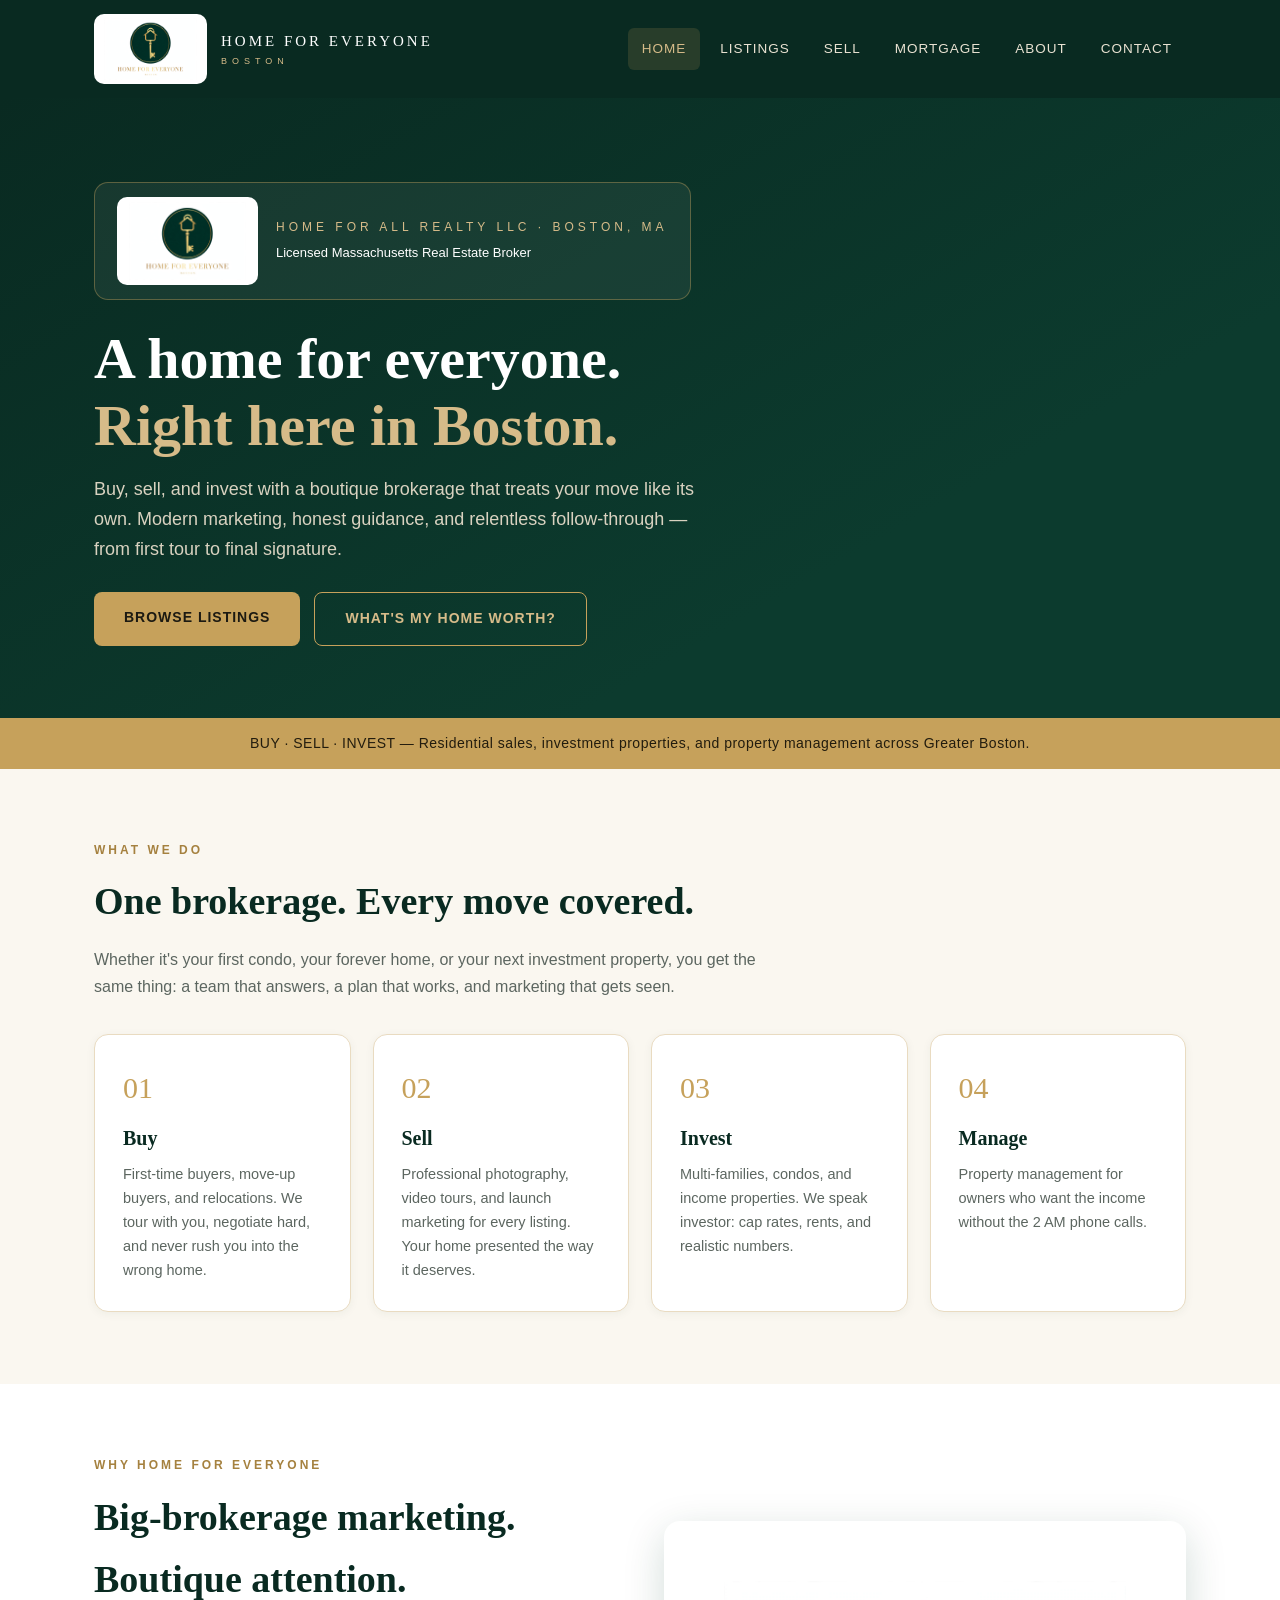
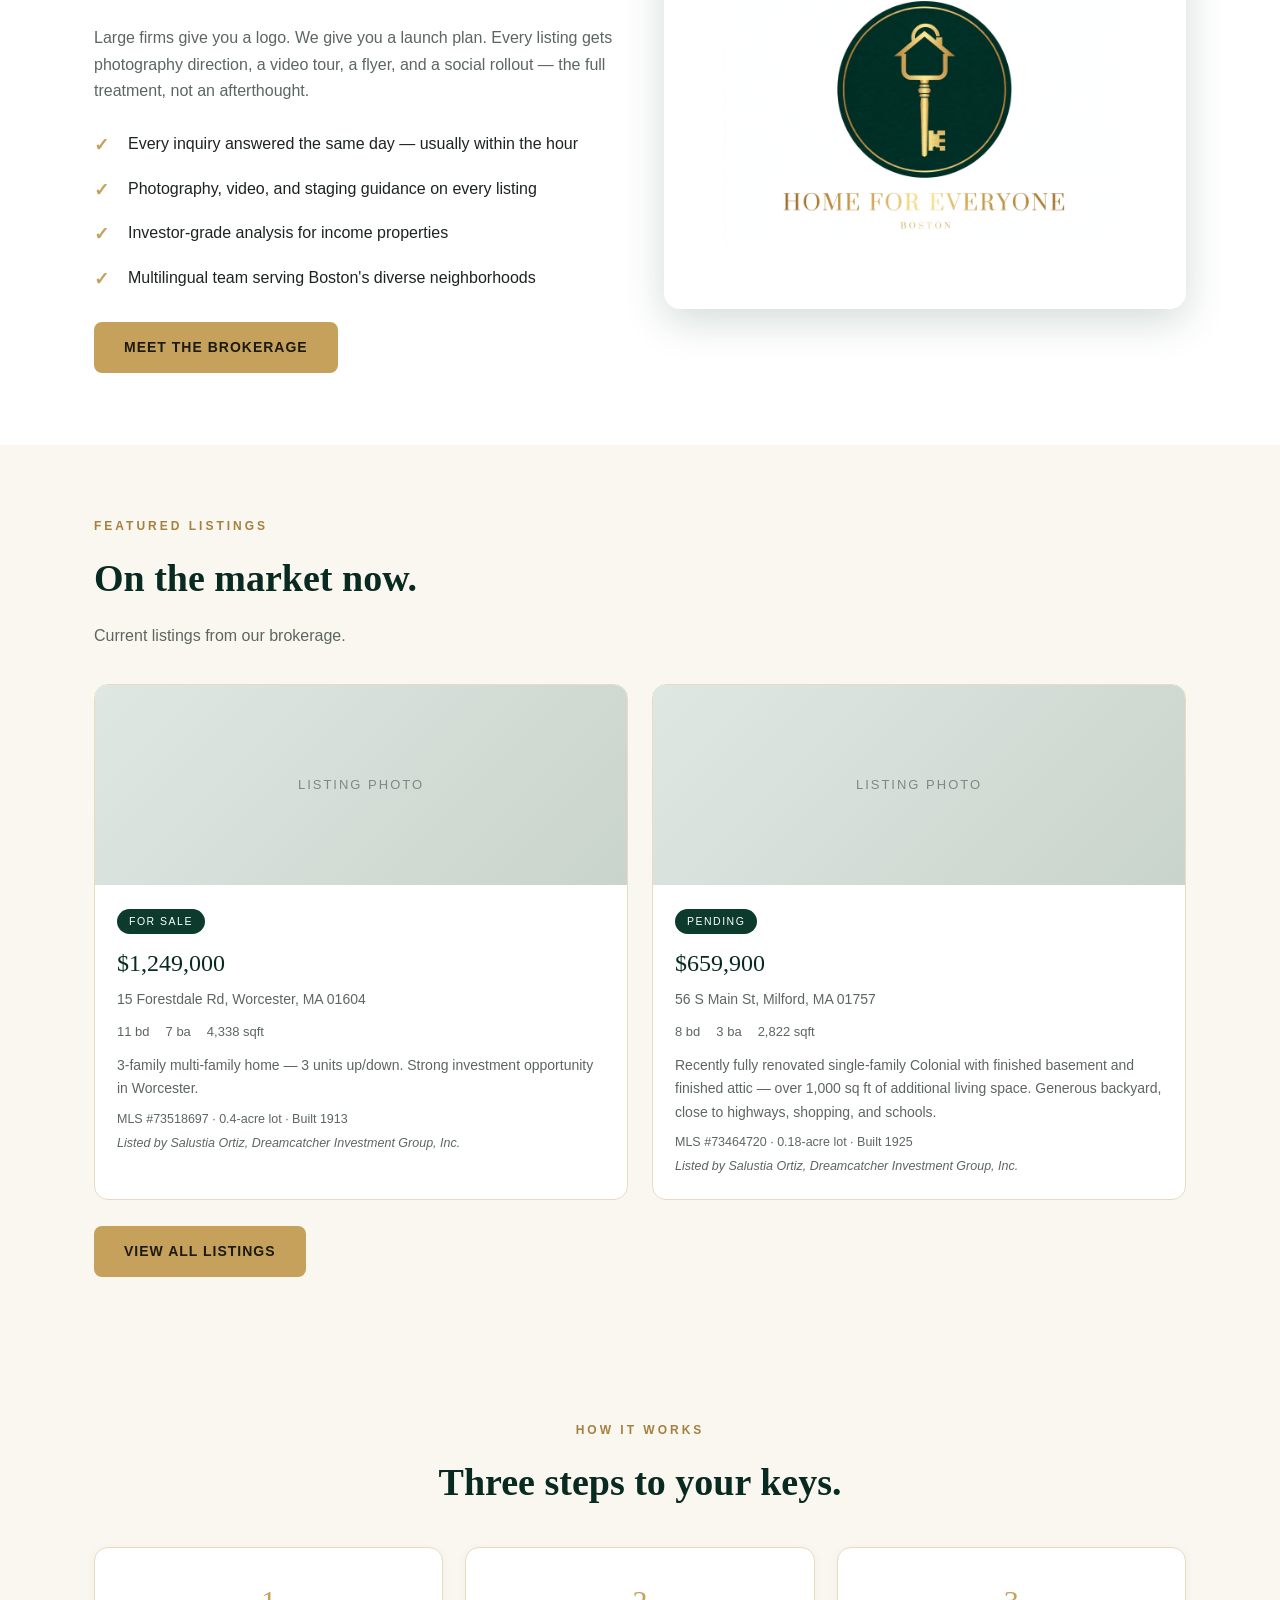
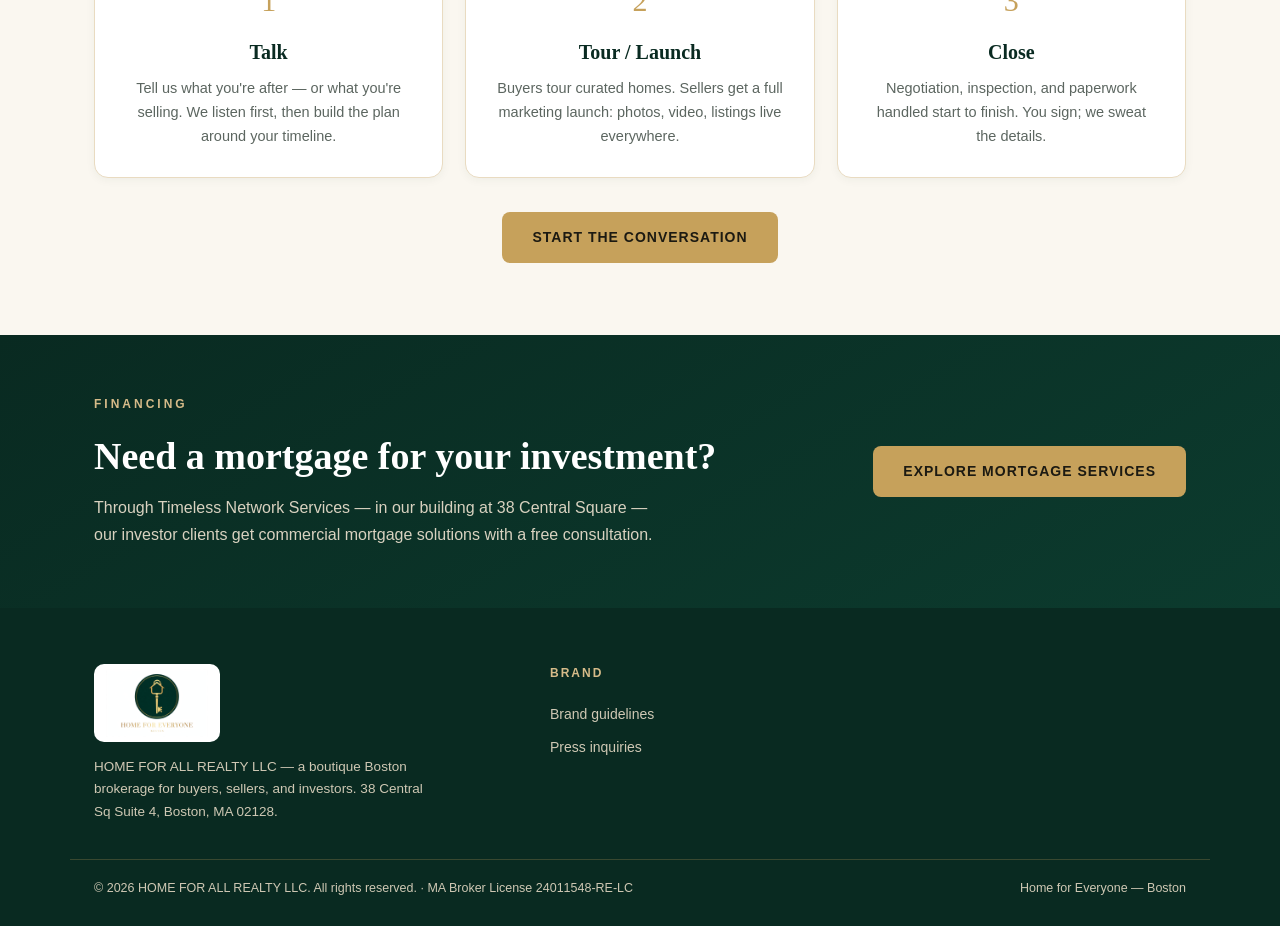
<file: index.html>
<!DOCTYPE html>
<html lang="en">
<head>
<meta charset="UTF-8">
<meta name="viewport" content="width=device-width, initial-scale=1.0">
<title>Home for Everyone — Boston | Buy, Sell, Invest</title>
<meta name="description" content="Home for Everyone — Boston. HOME FOR ALL REALTY LLC. Buy, sell, and invest in Boston real estate with a brokerage built around you.">
<link rel="stylesheet" href="assets/style.css">
<link rel="icon" href="assets/logo.webp">
</head>
<body>
<header class="site-header">
  <div class="header-inner">
    <a class="brand" href="index.html"><img src="assets/logo.webp" alt="Home for Everyone — Boston"><span class="word">HOME FOR EVERYONE<small>BOSTON</small></span></a>
    <button class="menu-btn" onclick="document.querySelector('nav.main').classList.toggle('open')">☰ Menu</button>
    <nav class="main">
      <a href="index.html" class="active">Home</a>
      <a href="listings.html">Listings</a>
      <a href="sell.html">Sell</a>
      <a href="mortgage.html">Mortgage</a>
      <a href="about.html">About</a>
      <a href="contact.html">Contact</a>
    </nav>
  </div>
</header>

<section class="hero">
  <div class="wrap">
    <div class="hero-badge"><img src="assets/logo.webp" alt="Home for Everyone logo"><div><div class="kicker">HOME FOR ALL REALTY LLC · Boston, MA</div><div style="color:#fff;font-size:13px;margin-top:4px">Licensed Massachusetts Real Estate Broker</div></div></div>
    <h1 data-hfe="hero_title">A home for everyone.<br><em>Right here in Boston.</em></h1>
    <p class="lede" data-hfe="hero_lede">Buy, sell, and invest with a boutique brokerage that treats your move like its own. Modern marketing, honest guidance, and relentless follow-through — from first tour to final signature.</p>
    <div class="cta-row">
      <a class="btn" href="listings.html">Browse listings</a>
      <a class="btn ghost" href="sell.html">What's my home worth?</a>
    </div>
  </div>
</section>

<div class="strip" data-hfe="notice"><strong>BUY · SELL · INVEST</strong> &nbsp;—&nbsp; Residential sales, investment properties, and property management across Greater Boston.</div>

<section class="section">
  <div class="wrap">
    <div class="eyebrow">What we do</div>
    <h2>One brokerage. Every move covered.</h2>
    <p class="sub">Whether it's your first condo, your forever home, or your next investment property, you get the same thing: a team that answers, a plan that works, and marketing that gets seen.</p>
    <div class="cards">
      <div class="card"><div class="n">01</div><h3>Buy</h3><p>First-time buyers, move-up buyers, and relocations. We tour with you, negotiate hard, and never rush you into the wrong home.</p></div>
      <div class="card"><div class="n">02</div><h3>Sell</h3><p>Professional photography, video tours, and launch marketing for every listing. Your home presented the way it deserves.</p></div>
      <div class="card"><div class="n">03</div><h3>Invest</h3><p>Multi-families, condos, and income properties. We speak investor: cap rates, rents, and realistic numbers.</p></div>
      <div class="card"><div class="n">04</div><h3>Manage</h3><p>Property management for owners who want the income without the 2 AM phone calls.</p></div>
    </div>
  </div>
</section>

<section class="section alt">
  <div class="wrap split">
    <div>
      <div class="eyebrow">Why Home for Everyone</div>
      <h2>Big-brokerage marketing.<br>Boutique attention.</h2>
      <p class="sub">Large firms give you a logo. We give you a launch plan. Every listing gets photography direction, a video tour, a flyer, and a social rollout — the full treatment, not an afterthought.</p>
      <ul class="check">
        <li>Every inquiry answered the same day — usually within the hour</li>
        <li>Photography, video, and staging guidance on every listing</li>
        <li>Investor-grade analysis for income properties</li>
        <li>Multilingual team serving Boston's diverse neighborhoods</li>
      </ul>
      <div class="cta-row" style="margin-top:22px"><a class="btn" href="about.html">Meet the brokerage</a></div>
    </div>
    <div><img class="frame" src="assets/logo.webp" alt="Home for Everyone — Boston logo" style="padding:60px;background:#fff"></div>
  </div>
</section>

<section class="section">
  <div class="wrap">
    <div class="eyebrow">Featured listings</div>
    <h2>On the market now.</h2>
    <p class="sub">Current listings from our brokerage.</p>
    <div class="listing-grid" id="featured-grid"></div>
    <div class="cta-row" style="margin-top:26px"><a class="btn" href="listings.html">View all listings</a></div>
  </div>
</section>

<section class="section">
  <div class="wrap center">
    <div class="eyebrow">How it works</div>
    <h2>Three steps to your keys.</h2>
    <div class="cards">
      <div class="card"><div class="n">1</div><h3>Talk</h3><p>Tell us what you're after — or what you're selling. We listen first, then build the plan around your timeline.</p></div>
      <div class="card"><div class="n">2</div><h3>Tour / Launch</h3><p>Buyers tour curated homes. Sellers get a full marketing launch: photos, video, listings live everywhere.</p></div>
      <div class="card"><div class="n">3</div><h3>Close</h3><p>Negotiation, inspection, and paperwork handled start to finish. You sign; we sweat the details.</p></div>
    </div>
    <div class="cta-row" style="justify-content:center;margin-top:34px"><a class="btn" href="contact.html">Start the conversation</a></div>
  </div>
</section>

<section style="background:linear-gradient(150deg,var(--green-deep),var(--green));padding:60px 0">
  <div class="wrap" style="display:flex;align-items:center;justify-content:space-between;gap:28px;flex-wrap:wrap">
    <div>
      <div class="eyebrow" style="color:var(--gold-soft)">Financing</div>
      <h2 class="light" style="margin-bottom:8px">Need a mortgage for your investment?</h2>
      <p style="color:#d9d2c0;max-width:560px">Through Timeless Network Services — in our building at 38 Central Square — our investor clients get commercial mortgage solutions with a free consultation.</p>
    </div>
    <a class="btn" href="mortgage.html">Explore mortgage services</a>
  </div>
</section>

<footer>
  <div class="foot-grid">
    <div class="foot-brand">
      <img src="assets/logo.webp" alt="Home for Everyone — Boston">
      <p>HOME FOR ALL REALTY LLC — a boutique Boston brokerage for buyers, sellers, and investors. 38 Central Sq Suite 4, Boston, MA 02128.</p>
    </div>
    <div><h4>Brand</h4><a href="brand.html">Brand guidelines</a><a href="contact.html">Press inquiries</a></div>
  </div>
  <div class="foot-bottom"><span>© 2026 HOME FOR ALL REALTY LLC. All rights reserved. · MA Broker License 24011548-RE-LC</span><span>Home for Everyone — Boston</span></div>
</footer>
<script src="assets/admin-data.js"></script>
</body>
</html>
</file>
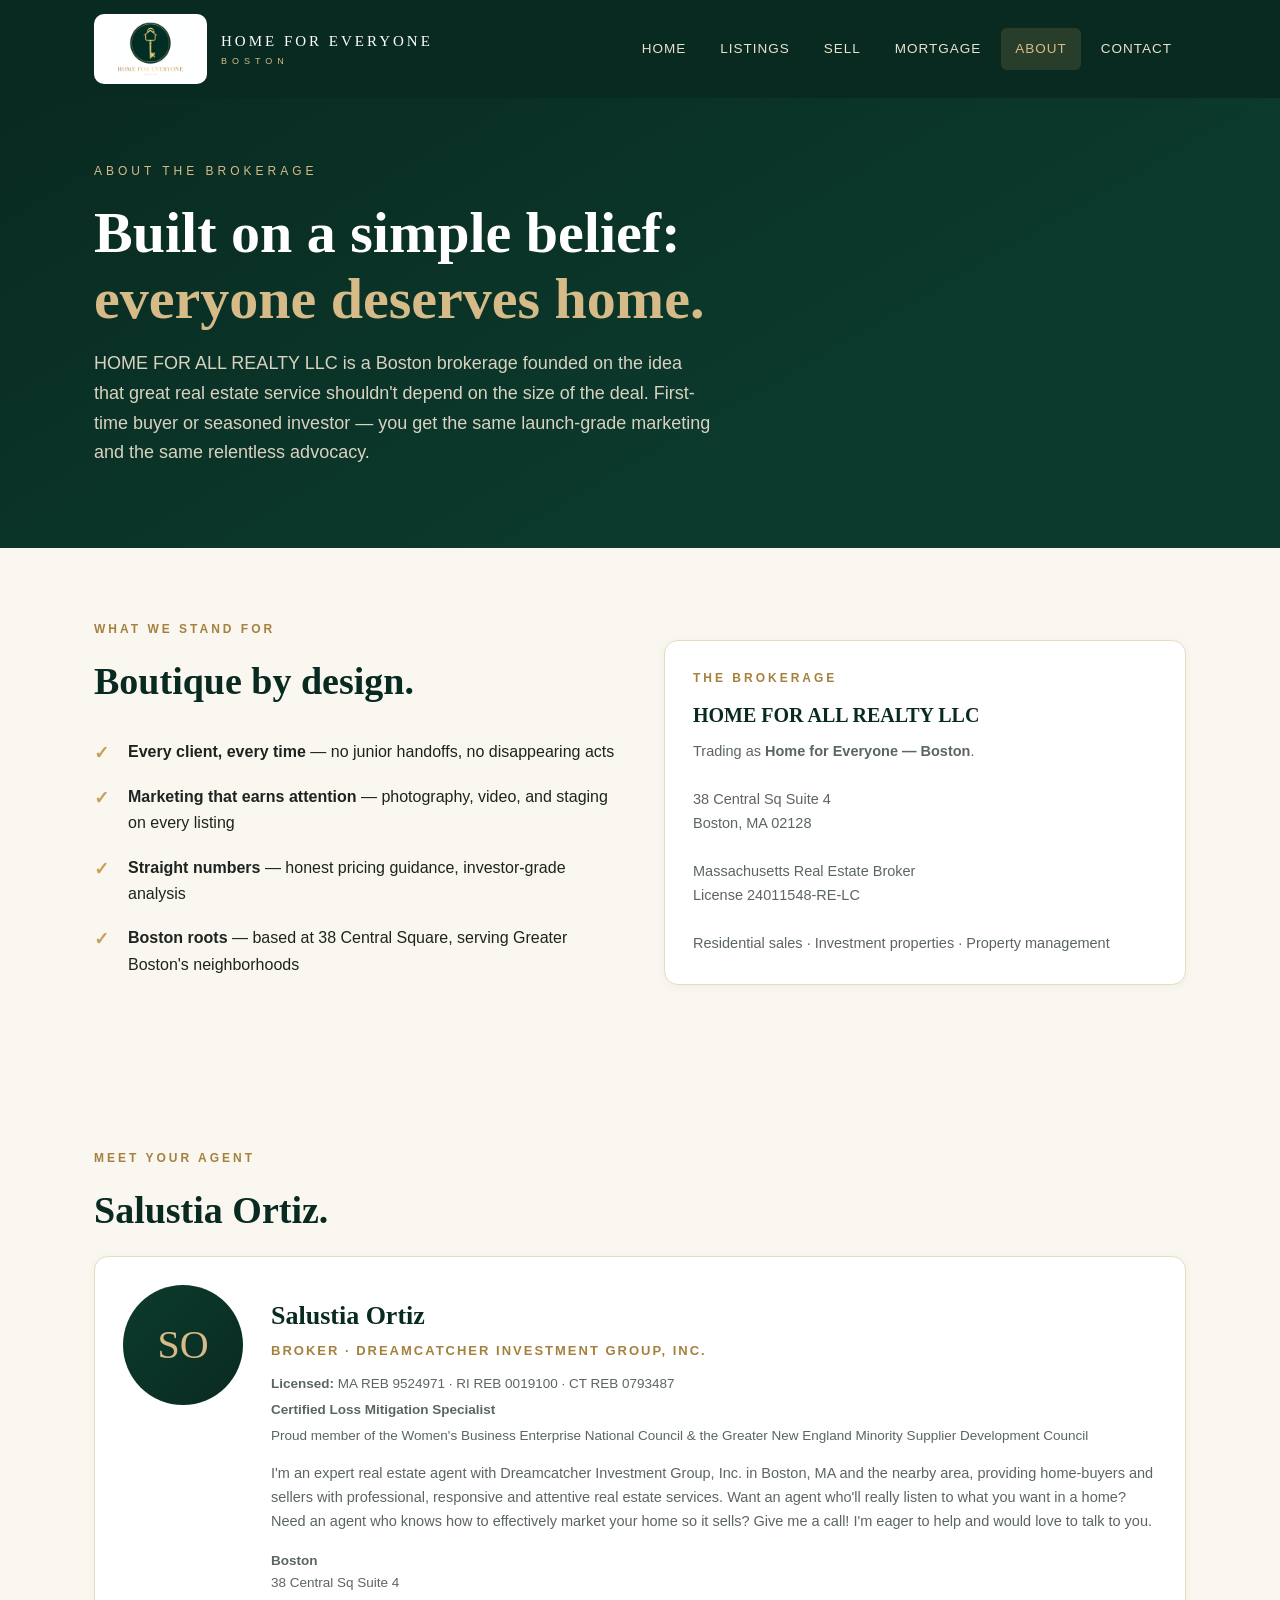
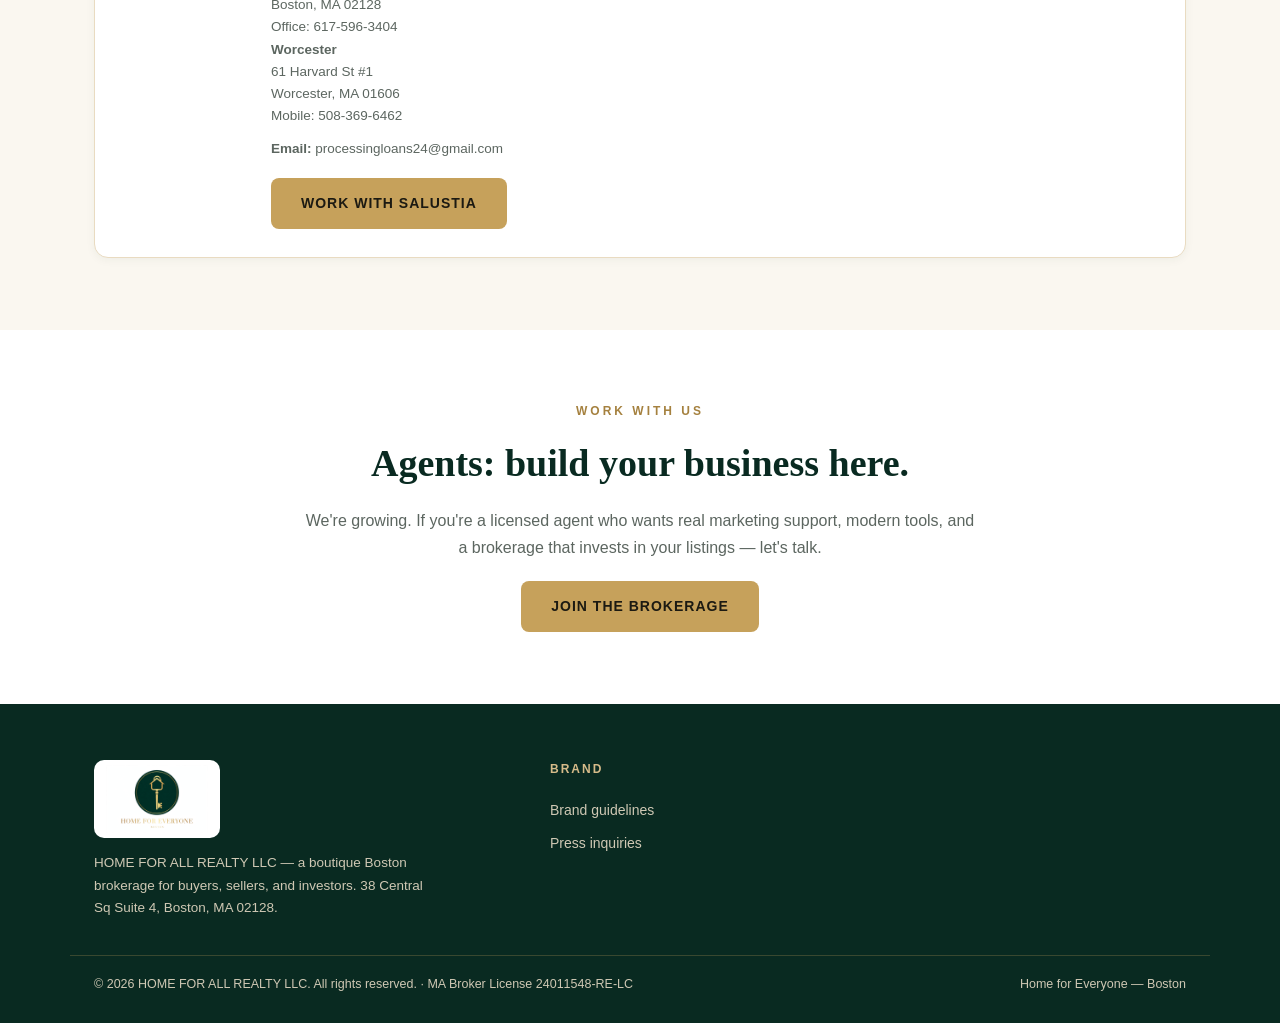
<file: about.html>
<!DOCTYPE html>
<html lang="en">
<head>
<meta charset="UTF-8">
<meta name="viewport" content="width=device-width, initial-scale=1.0">
<title>About | Home for Everyone — Boston</title>
<meta name="description" content="About Home for Everyone — Boston (HOME FOR ALL REALTY LLC), a boutique Boston real estate brokerage.">
<link rel="stylesheet" href="assets/style.css">
<link rel="icon" href="assets/logo.webp">
</head>
<body>
<header class="site-header">
  <div class="header-inner">
    <a class="brand" href="index.html"><img src="assets/logo.webp" alt="Home for Everyone — Boston"><span class="word">HOME FOR EVERYONE<small>BOSTON</small></span></a>
    <button class="menu-btn" onclick="document.querySelector('nav.main').classList.toggle('open')">☰ Menu</button>
    <nav class="main">
      <a href="index.html">Home</a>
      <a href="listings.html">Listings</a>
      <a href="sell.html">Sell</a>
      <a href="mortgage.html">Mortgage</a>
      <a href="about.html" class="active">About</a>
      <a href="contact.html">Contact</a>
    </nav>
  </div>
</header>

<section class="hero" style="padding:64px 0 52px">
  <div class="wrap">
    <div class="kicker">About the brokerage</div>
    <h1>Built on a simple belief:<br><em>everyone deserves home.</em></h1>
    <p class="lede" data-hfe="about_text">HOME FOR ALL REALTY LLC is a Boston brokerage founded on the idea that great real estate service shouldn't depend on the size of the deal. First-time buyer or seasoned investor — you get the same launch-grade marketing and the same relentless advocacy.</p>
  </div>
</section>

<section class="section">
  <div class="wrap split">
    <div>
      <div class="eyebrow">What we stand for</div>
      <h2>Boutique by design.</h2>
      <ul class="check">
        <li><strong>Every client, every time</strong> — no junior handoffs, no disappearing acts</li>
        <li><strong>Marketing that earns attention</strong> — photography, video, and staging on every listing</li>
        <li><strong>Straight numbers</strong> — honest pricing guidance, investor-grade analysis</li>
        <li><strong>Boston roots</strong> — based at 38 Central Square, serving Greater Boston's neighborhoods</li>
      </ul>
    </div>
    <div class="card">
      <div class="eyebrow">The brokerage</div>
      <h3>HOME FOR ALL REALTY LLC</h3>
      <p style="color:var(--muted);font-size:14.5px">Trading as <strong>Home for Everyone — Boston</strong>.<br><br>
      38 Central Sq Suite 4<br>Boston, MA 02128<br><br>
      Massachusetts Real Estate Broker<br>License 24011548-RE-LC<br><br>
      Residential sales · Investment properties · Property management</p>
    </div>
  </div>
</section>

<section class="section">
  <div class="wrap">
    <div class="eyebrow">Meet your agent</div>
    <h2>Salustia Ortiz.</h2>
    <div class="card" style="display:flex;gap:28px;align-items:flex-start;flex-wrap:wrap">
      <div style="flex:0 0 auto;width:120px;height:120px;border-radius:50%;background:linear-gradient(135deg,var(--green),var(--green-deep));color:var(--gold-soft);display:flex;align-items:center;justify-content:center;font-family:var(--serif);font-size:40px">SO</div>
      <div style="flex:1;min-width:260px">
        <h3 style="font-family:var(--serif);color:var(--green-deep);font-size:26px;margin-bottom:2px">Salustia Ortiz</h3>
        <p style="color:#a5813f;font-size:13px;letter-spacing:2px;text-transform:uppercase;font-weight:700;margin-bottom:12px">Broker · Dreamcatcher Investment Group, Inc.</p>
        <p style="font-size:13.5px;color:var(--muted);margin-bottom:4px"><strong>Licensed:</strong> MA REB 9524971 · RI REB 0019100 · CT REB 0793487</p>
        <p style="font-size:13.5px;color:var(--muted);margin-bottom:4px"><strong>Certified Loss Mitigation Specialist</strong></p>
        <p style="font-size:13.5px;color:var(--muted);margin-bottom:14px">Proud member of the Women&apos;s Business Enterprise National Council &amp; the Greater New England Minority Supplier Development Council</p>
        <p style="color:var(--muted);font-size:14.5px">I&apos;m an expert real estate agent with Dreamcatcher Investment Group, Inc. in Boston, MA and the nearby area, providing home-buyers and sellers with professional, responsive and attentive real estate services. Want an agent who&apos;ll really listen to what you want in a home? Need an agent who knows how to effectively market your home so it sells? Give me a call! I&apos;m eager to help and would love to talk to you.</p>
        <div class="row" style="margin-top:16px">
          <div>
            <p style="font-size:13.5px;color:var(--muted)"><strong>Boston</strong><br>38 Central Sq Suite 4<br>Boston, MA 02128<br>Office: 617-596-3404</p>
          </div>
          <div>
            <p style="font-size:13.5px;color:var(--muted)"><strong>Worcester</strong><br>61 Harvard St #1<br>Worcester, MA 01606<br>Mobile: 508-369-6462</p>
          </div>
        </div>
        <p style="font-size:13.5px;color:var(--muted);margin-top:10px"><strong>Email:</strong> processingloans24@gmail.com</p>
        <div class="cta-row" style="margin-top:18px"><a class="btn" href="contact.html">Work with Salustia</a></div>
      </div>
    </div>
  </div>
</section>

<section class="section alt">
  <div class="wrap center">
    <div class="eyebrow">Work with us</div>
    <h2>Agents: build your business here.</h2>
    <p class="sub">We're growing. If you're a licensed agent who wants real marketing support, modern tools, and a brokerage that invests in your listings — let's talk.</p>
    <div class="cta-row" style="justify-content:center;margin-top:20px"><a class="btn" href="contact.html">Join the brokerage</a></div>
  </div>
</section>

<footer>
  <div class="foot-grid">
    <div class="foot-brand">
      <img src="assets/logo.webp" alt="Home for Everyone — Boston">
      <p>HOME FOR ALL REALTY LLC — a boutique Boston brokerage for buyers, sellers, and investors. 38 Central Sq Suite 4, Boston, MA 02128.</p>
    </div>
    <div><h4>Brand</h4><a href="brand.html">Brand guidelines</a><a href="contact.html">Press inquiries</a></div>
  </div>
  <div class="foot-bottom"><span>© 2026 HOME FOR ALL REALTY LLC. All rights reserved. · MA Broker License 24011548-RE-LC</span><span>Home for Everyone — Boston</span></div>
</footer>
<script src="assets/admin-data.js"></script>
</body>
</html>
</file>
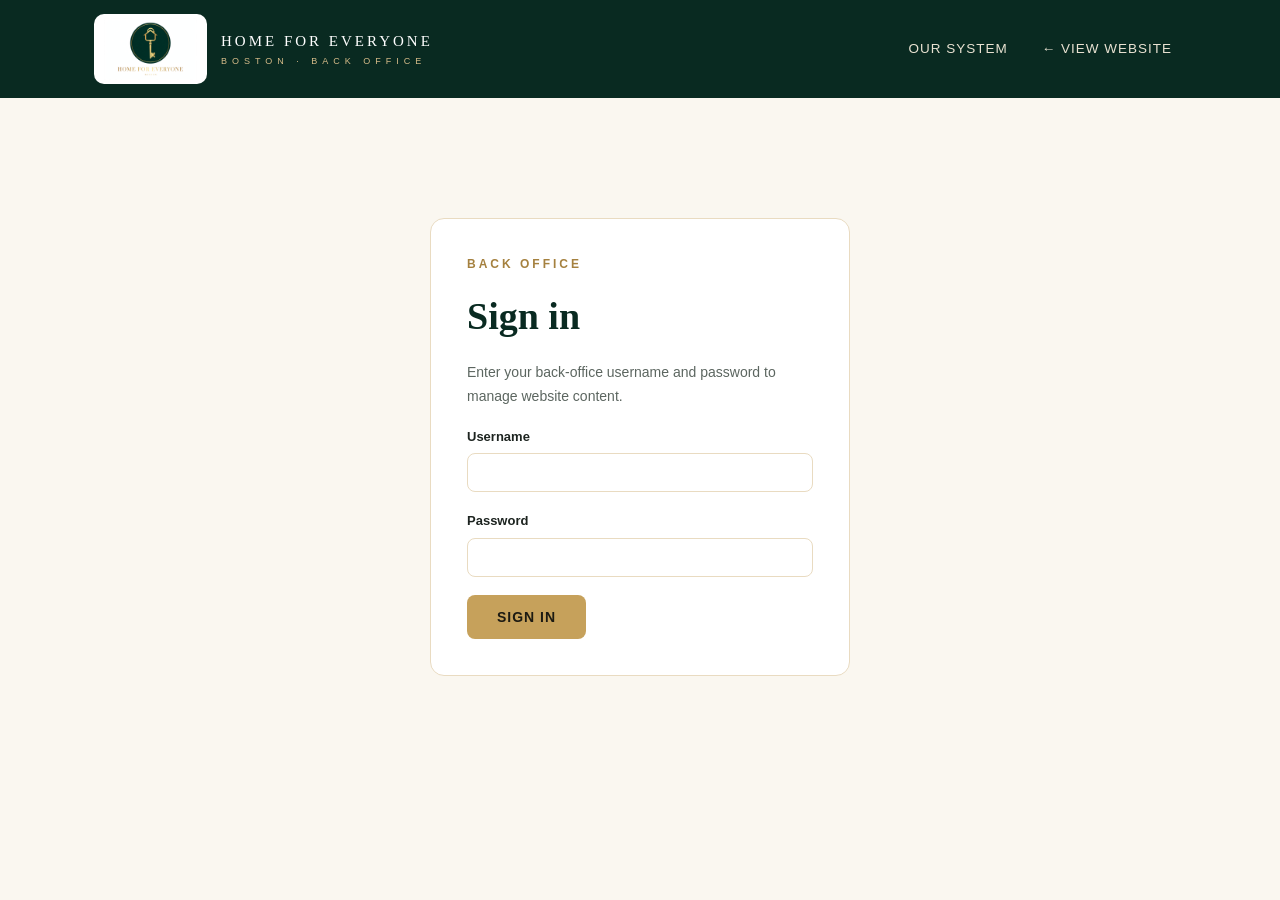
<file: admin.html>
<!DOCTYPE html>
<html lang="en">
<head>
<meta charset="UTF-8">
<meta name="viewport" content="width=device-width, initial-scale=1.0">
<title>Back Office | Home for Everyone — Boston</title>
<meta name="robots" content="noindex,nofollow">
<link rel="stylesheet" href="assets/style.css">
<link rel="icon" href="assets/logo.webp">
<style>
  .admin-wrap{max-width:960px;margin:0 auto;padding:40px 24px 80px}
  .login-card{max-width:420px;margin:80px auto;background:#fff;border:1px solid var(--line);border-radius:14px;padding:36px}
  .tabs{display:flex;gap:8px;flex-wrap:wrap;margin:26px 0}
  .tab{background:#fff;border:1px solid var(--line);border-radius:8px;padding:10px 20px;cursor:pointer;font-weight:600;font-size:14px;color:var(--green-deep)}
  .tab.active{background:var(--green);color:#fff;border-color:var(--green)}
  .panel{display:none;background:#fff;border:1px solid var(--line);border-radius:14px;padding:30px}
  .panel.active{display:block}
  .panel label{display:block;font-size:13px;font-weight:700;margin:18px 0 6px;color:var(--green-deep)}
  .panel input,.panel textarea,.panel select{width:100%;border:1px solid var(--line);border-radius:8px;padding:11px 13px;font-size:14.5px;font-family:var(--sans)}
  .panel textarea{min-height:90px}
  .row{display:grid;grid-template-columns:1fr 1fr;gap:14px}
  .listing-row{display:flex;align-items:center;justify-content:space-between;border:1px solid var(--line);border-radius:10px;padding:14px 18px;margin-bottom:12px}
  .listing-row .info{font-size:14px}
  .listing-row .info strong{font-family:var(--serif);font-size:17px;color:var(--green-deep)}
  .btn-sm{background:#fff;border:1px solid var(--line);border-radius:7px;padding:8px 16px;cursor:pointer;font-size:13px;font-weight:600;margin-left:8px}
  .btn-sm.danger{color:#a33;border-color:#e3b8b8}
  .btn-sm:hover{background:var(--ivory)}
  .locked{background:#f6f1e3;border:1px solid #e0d3ac;border-radius:10px;padding:16px 20px;font-size:13.5px;color:#6b5a2e;margin-top:22px}
  #editor{display:none;border-top:2px solid var(--gold);margin-top:24px;padding-top:20px}
</style>
</head>
<body>
<header class="site-header">
  <div class="header-inner">
    <a class="brand" href="index.html"><img src="assets/logo.webp" alt="Home for Everyone — Boston"><span class="word">HOME FOR EVERYONE<small>BOSTON · BACK OFFICE</small></span></a>
    <nav class="main"><a href="os.html">Our System</a><a href="index.html">← View website</a></nav>
  </div>
</header>

<div class="admin-wrap" id="gate">
  <div class="login-card">
    <div class="eyebrow">Back office</div>
    <h2>Sign in</h2>
    <p style="font-size:14px;color:var(--muted)">Enter your back-office username and password to manage website content.</p>
    <form onsubmit="event.preventDefault();Admin.login();">
      <label for="un" style="display:block;font-size:13px;font-weight:700;margin:18px 0 6px">Username</label>
      <input id="un" style="width:100%;border:1px solid var(--line);border-radius:8px;padding:11px 13px" autocomplete="username">
      <label for="pw" style="display:block;font-size:13px;font-weight:700;margin:18px 0 6px">Password</label>
      <input type="password" id="pw" style="width:100%;border:1px solid var(--line);border-radius:8px;padding:11px 13px" autocomplete="current-password">
      <div style="margin-top:18px"><button class="btn" type="submit">Sign in</button></div>
      <p id="pw-err" style="display:none;color:#a33;font-size:13px;margin-top:10px">Wrong username or password — try again.</p>
    </form>
  </div>
</div>

<div class="admin-wrap" id="app" style="display:none">
  <div class="eyebrow">Back office</div>
  <h2>Website content</h2>
  <p style="font-size:14px;color:var(--muted)"><span id="whoami"></span> · You can update listings, homepage text, and contact info here. Changes appear on this device immediately — use Settings → Download content file to publish them for all visitors.</p>
  <div class="tabs">
    <button class="tab active" onclick="Admin.tab('listings')">Listings</button>
    <button class="tab" onclick="Admin.tab('home')">Homepage</button>
    <button class="tab" onclick="Admin.tab('about')">About &amp; Contact</button>
    <button class="tab" onclick="Admin.tab('theme')">Theme</button>
    <button class="tab" onclick="Admin.tab('settings')">Settings</button>
  </div>

  <div class="panel active" id="p-listings">
    <h3 style="font-family:var(--serif);color:var(--green-deep)">Listings</h3>
    <div id="listing-list" style="margin:18px 0"></div>
    <button class="btn" onclick="Admin.editListing(-1)">+ Add listing</button>
    <div id="editor">
      <h4 style="font-family:var(--serif);color:var(--green-deep)" id="ed-title">Add listing</h4>
      <div class="row">
        <div><label>Price</label><input id="f-price" placeholder="$689,000"></div>
        <div><label>Address</label><input id="f-addr" placeholder="123 Main St, Boston, MA 02128"></div>
      </div>
      <div class="row">
        <div><label>Bedrooms</label><input id="f-beds" placeholder="2"></div>
        <div><label>Bathrooms</label><input id="f-baths" placeholder="2"></div>
      </div>
      <div class="row">
        <div><label>Square feet</label><input id="f-sqft" placeholder="1,050"></div>
        <div><label>Status (optional)</label><input id="f-status" placeholder="For Sale"></div>
      </div>
      <div class="row">
        <div><label>MLS # (optional)</label><input id="f-mls" placeholder="73518697"></div>
        <div><label>Lot (optional)</label><input id="f-lot" placeholder="0.4-acre lot"></div>
      </div>
      <div class="row">
        <div><label>Year built (optional)</label><input id="f-year" placeholder="Built 1913"></div>
        <div><label>Listing agent line (optional)</label><input id="f-agent" placeholder="Listed by ..."></div>
      </div>
      <div class="row">
        <div><label>&nbsp;</label><label style="font-weight:400"><input type="checkbox" id="f-sample" style="width:auto"> Mark as sample listing</label></div>
      </div>
      <label>Description</label><textarea id="f-desc" placeholder="Sun-filled corner condo steps to Central Square."></textarea>
      <div style="margin-top:18px"><button class="btn" onclick="Admin.saveListing()">Save listing</button>
      <button class="btn-sm" onclick="document.getElementById('editor').style.display='none'">Cancel</button></div>
    </div>
  </div>

  <div class="panel" id="p-home">
    <h3 style="font-family:var(--serif);color:var(--green-deep)">Homepage</h3>
    <label>Hero headline (you can use &lt;em&gt; for gold emphasis)</label>
    <textarea id="f-hero-title" rows="3"></textarea>
    <label>Hero intro text</label>
    <textarea id="f-hero-lede" rows="4"></textarea>
    <label>Gold announcement bar</label>
    <input id="f-notice">
    <div style="margin-top:20px"><button class="btn" onclick="Admin.saveHome()">Save homepage</button></div>
  </div>

  <div class="panel" id="p-about">
    <h3 style="font-family:var(--serif);color:var(--green-deep)">About &amp; contact</h3>
    <label>About paragraph</label>
    <textarea id="f-about" rows="5"></textarea>
    <div class="row">
      <div><label>Phone</label><input id="f-phone" placeholder="(617) 555-0123"></div>
      <div><label>Email</label><input id="f-email" placeholder="hello@homeforallrealty.com"></div>
    </div>
    <div style="margin-top:20px"><button class="btn" onclick="Admin.saveAbout()">Save</button></div>
  </div>

  <div class="panel" id="p-theme">
    <h3 style="font-family:var(--serif);color:var(--green-deep)">Theme colors</h3>
    <p style="font-size:14px;color:var(--muted)">Change the website's colors. The preview updates as you pick — press Save to apply.</p>
    <div class="row">
      <div><label>Primary (deep green)</label><input type="color" id="f-theme-green" style="height:52px;padding:6px" oninput="Admin.previewTheme()"></div>
      <div><label>Accent (gold)</label><input type="color" id="f-theme-gold" style="height:52px;padding:6px" oninput="Admin.previewTheme()"></div>
    </div>
    <div class="row">
      <div><label>Page background</label><input type="color" id="f-theme-bg" style="height:52px;padding:6px" oninput="Admin.previewTheme()"></div>
      <div><label>Preview</label><div id="theme-preview" style="display:flex;gap:10px;align-items:center;height:52px">
        <span id="tp-green" style="width:44px;height:44px;border-radius:10px;border:1px solid var(--line)"></span>
        <span id="tp-gold" style="width:44px;height:44px;border-radius:10px;border:1px solid var(--line)"></span>
        <span id="tp-bg" style="width:44px;height:44px;border-radius:10px;border:1px solid var(--line)"></span>
        <span style="font-size:13px;color:var(--muted)">header · buttons · page</span>
      </div></div>
    </div>
    <div style="margin-top:20px"><button class="btn" onclick="Admin.saveTheme()">Save theme</button>
    <button class="btn-sm" onclick="Admin.resetTheme()" style="margin-left:8px">Reset to brand defaults</button></div>
  </div>

  <div class="panel" id="p-settings">
    <h3 style="font-family:var(--serif);color:var(--green-deep)">Settings</h3>
    <label>Logins with back-office access</label>
    <div id="user-list"></div>
    <p style="font-size:13px;color:var(--muted);margin-top:10px">Password changes save on this device. To change a login everywhere, ask IEC to update the website.</p>
    <div style="margin-top:26px"><button class="btn-sm danger" onclick="Admin.resetAll()">Reset all content to defaults</button></div>
    <div class="locked" style="margin-top:26px"><strong>📤 Publish your changes for all visitors:</strong><br>
    Your edits appear on this device right away. To make them live for everyone, download the content file and send it to your IEC team — we'll publish it to the website.<br>
    <div style="margin-top:12px"><button class="btn" onclick="Admin.exportJson()">Download content file</button></div></div>
    <div class="locked"><strong>🔒 Locked — managed by IEC:</strong> logo, fonts, page layout, and the brand guidelines page can only be changed by your IEC team. Theme colors you can change anytime under the Theme tab. Contact us for any brand changes.</div>
  </div>
</div>

<script src="assets/admin-data.js"></script>
<script>
var Admin=(function(){
  var UKEY="hfe-admin-users", OLDKEY="hfe-admin-pw";
  var DEF_USERS=[{u:"admin",p:"HomeForEveryone2026"},{u:"salustia",p:"Salustia2026!"}];
  var data=null, editIdx=-1, currentUser=null;
  function getUsers(){
    try{var u=JSON.parse(localStorage.getItem(UKEY));if(u&&u.length)return u;}catch(e){}
    var d=JSON.parse(JSON.stringify(DEF_USERS));
    try{var legacy=localStorage.getItem(OLDKEY);if(legacy)d[0].p=legacy;}catch(e2){}
    return d;
  }
  function setUsers(u){localStorage.setItem(UKEY,JSON.stringify(u));}
  function login(){
    var un=document.getElementById('un').value.trim().toLowerCase();
    var pwv=document.getElementById('pw').value;
    var found=null;
    getUsers().forEach(function(x){if(x.u.toLowerCase()===un&&x.p===pwv)found=x;});
    if(found){
      currentUser=found.u;
      document.getElementById('gate').style.display='none';
      document.getElementById('app').style.display='block';
      document.getElementById('whoami').textContent='Signed in as '+found.u;
      boot();
    }else{
      document.getElementById('pw-err').style.display='block';
    }
  }
  function boot(){
    data=HFE.load();
    document.getElementById('f-hero-title').value=data.hero_title.replace(/<br>/g,"\n").replace(/<\/?em>/g,"");
    document.getElementById('f-hero-lede').value=data.hero_lede;
    document.getElementById('f-notice').value=data.notice;
    document.getElementById('f-about').value=data.about_text;
    document.getElementById('f-phone').value=data.phone;
    document.getElementById('f-email').value=data.email;
    document.getElementById('f-theme-green').value=data.theme_green;
    document.getElementById('f-theme-gold').value=data.theme_gold;
    document.getElementById('f-theme-bg').value=data.theme_bg;
    previewTheme();
    renderList();
    renderUsers();
  }
  function tab(name){
    document.querySelectorAll('.tab').forEach(function(t){t.classList.remove('active');});
    document.querySelectorAll('.panel').forEach(function(p){p.classList.remove('active');});
    event.target.classList.add('active');
    document.getElementById('p-'+name).classList.add('active');
  }
  function renderList(){
    var el=document.getElementById('listing-list');
    el.innerHTML=data.listings.map(function(l,i){
      return '<div class="listing-row"><div class="info"><strong>'+HFE.esc(l.price)+'</strong><br>'+HFE.esc(l.addr)+
        (l.sample?' <span class="tag">Sample</span>':'')+(l.status&&!l.sample?' <span class="tag green">'+HFE.esc(l.status)+'</span>':'')+'</div>'+
        '<div><button class="btn-sm" onclick="Admin.editListing('+i+')">Edit</button>'+
        '<button class="btn-sm danger" onclick="Admin.delListing('+i+')">Delete</button></div></div>';
    }).join("")||'<p style="color:var(--muted)">No listings yet.</p>';
  }
  function editListing(i){
    editIdx=i;
    var l=i>=0?data.listings[i]:{price:"",addr:"",beds:"",baths:"",sqft:"",desc:"",status:"",mls:"",lot:"",year:"",agent:"",sample:false};
    document.getElementById('ed-title').textContent=i>=0?"Edit listing":"Add listing";
    document.getElementById('f-price').value=l.price||"";
    document.getElementById('f-addr').value=l.addr||"";
    document.getElementById('f-beds').value=l.beds||"";
    document.getElementById('f-baths').value=l.baths||"";
    document.getElementById('f-sqft').value=l.sqft||"";
    document.getElementById('f-status').value=l.status||"";
    document.getElementById('f-mls').value=l.mls||"";
    document.getElementById('f-lot').value=l.lot||"";
    document.getElementById('f-year').value=l.year||"";
    document.getElementById('f-agent').value=l.agent||"";
    document.getElementById('f-desc').value=l.desc||"";
    document.getElementById('f-desc').value=l.desc||"";
    document.getElementById('f-sample').checked=!!l.sample;
    document.getElementById('editor').style.display='block';
    document.getElementById('editor').scrollIntoView({behavior:'smooth'});
  }
  function saveListing(){
    var l={price:document.getElementById('f-price').value.trim(),
      addr:document.getElementById('f-addr').value.trim(),
      beds:document.getElementById('f-beds').value.trim(),
      baths:document.getElementById('f-baths').value.trim(),
      sqft:document.getElementById('f-sqft').value.trim(),
      desc:document.getElementById('f-desc').value.trim(),
      status:document.getElementById('f-status').value.trim(),
      mls:document.getElementById('f-mls').value.trim(),
      lot:document.getElementById('f-lot').value.trim(),
      year:document.getElementById('f-year').value.trim(),
      agent:document.getElementById('f-agent').value.trim(),
      sample:document.getElementById('f-sample').checked};
    if(!l.price||!l.addr){alert("Price and address are required.");return;}
    if(editIdx>=0)data.listings[editIdx]=l;else data.listings.push(l);
    HFE.save(data);renderList();
    document.getElementById('editor').style.display='none';
  }
  function delListing(i){
    if(confirm("Delete this listing?")){
      data.listings.splice(i,1);HFE.save(data);renderList();
    }
  }
  function saveHome(){
    var t=document.getElementById('f-hero-title').value.trim().replace(/\n/g,"<br>");
    data.hero_title=t;data.hero_lede=document.getElementById('f-hero-lede').value.trim();
    data.notice=document.getElementById('f-notice').value.trim();
    HFE.save(data);alert("Homepage saved — view the site to see it live.");
  }
  function saveAbout(){
    data.about_text=document.getElementById('f-about').value.trim();
    data.phone=document.getElementById('f-phone').value.trim();
    data.email=document.getElementById('f-email').value.trim();
    HFE.save(data);alert("Saved.");
  }
  function previewTheme(){
    var g=document.getElementById('f-theme-green').value,
        o=document.getElementById('f-theme-gold').value,
        b=document.getElementById('f-theme-bg').value;
    document.getElementById('tp-green').style.background=g;
    document.getElementById('tp-gold').style.background=o;
    document.getElementById('tp-bg').style.background=b;
    HFE.applyTheme({theme_green:g,theme_gold:o,theme_bg:b});
  }
  function saveTheme(){
    data.theme_green=document.getElementById('f-theme-green').value;
    data.theme_gold=document.getElementById('f-theme-gold').value;
    data.theme_bg=document.getElementById('f-theme-bg').value;
    HFE.save(data);previewTheme();
    alert("Theme saved — view the site to see it live.");
  }
  function resetTheme(){
    if(confirm("Reset colors to the original brand defaults?")){
      data.theme_green=HFE.DEFAULTS.theme_green;
      data.theme_gold=HFE.DEFAULTS.theme_gold;
      data.theme_bg=HFE.DEFAULTS.theme_bg;
      HFE.save(data);boot();
      alert("Theme reset to brand defaults.");
    }
  }
  function renderUsers(){
    var users=getUsers(), html="";
    users.forEach(function(x,i){
      html+='<div style="display:flex;gap:10px;align-items:center;margin-bottom:10px;flex-wrap:wrap">'
        +'<strong style="min-width:90px">'+HFE.esc(x.u)+'</strong>'
        +'<input type="password" id="upw-'+i+'" placeholder="New password" style="flex:1;min-width:160px">'
        +'<button class="btn-sm" onclick="Admin.setUserPw('+i+')">Set password</button></div>';
    });
    document.getElementById('user-list').innerHTML=html;
  }
  function setUserPw(i){
    var v=document.getElementById('upw-'+i).value;
    if(v.length<6){alert("Password must be at least 6 characters.");return;}
    var users=getUsers();users[i].p=v;setUsers(users);
    document.getElementById('upw-'+i).value="";
    alert("Password updated for "+users[i].u+".");
  }
  function resetAll(){
    if(confirm("Reset ALL website content to the original defaults? This cannot be undone.")){
      localStorage.removeItem(HFE.KEY);data=HFE.load();boot();
      alert("Content reset to defaults.");
    }
  }
  function exportJson(){
    var blob=new Blob([JSON.stringify(data,null,2)],{type:"application/json"});
    var a=document.createElement("a");
    a.href=URL.createObjectURL(blob);a.download="content.json";
    document.body.appendChild(a);a.click();document.body.removeChild(a);
    alert("content.json downloaded. Send it to your IEC team to publish your changes for all visitors.");
  }
  return {login:login,tab:tab,editListing:editListing,saveListing:saveListing,
    delListing:delListing,saveHome:saveHome,saveAbout:saveAbout,previewTheme:previewTheme,
    saveTheme:saveTheme,resetTheme:resetTheme,setUserPw:setUserPw,
    resetAll:resetAll,exportJson:exportJson};
})();
</script>
</body>
</html>
</file>
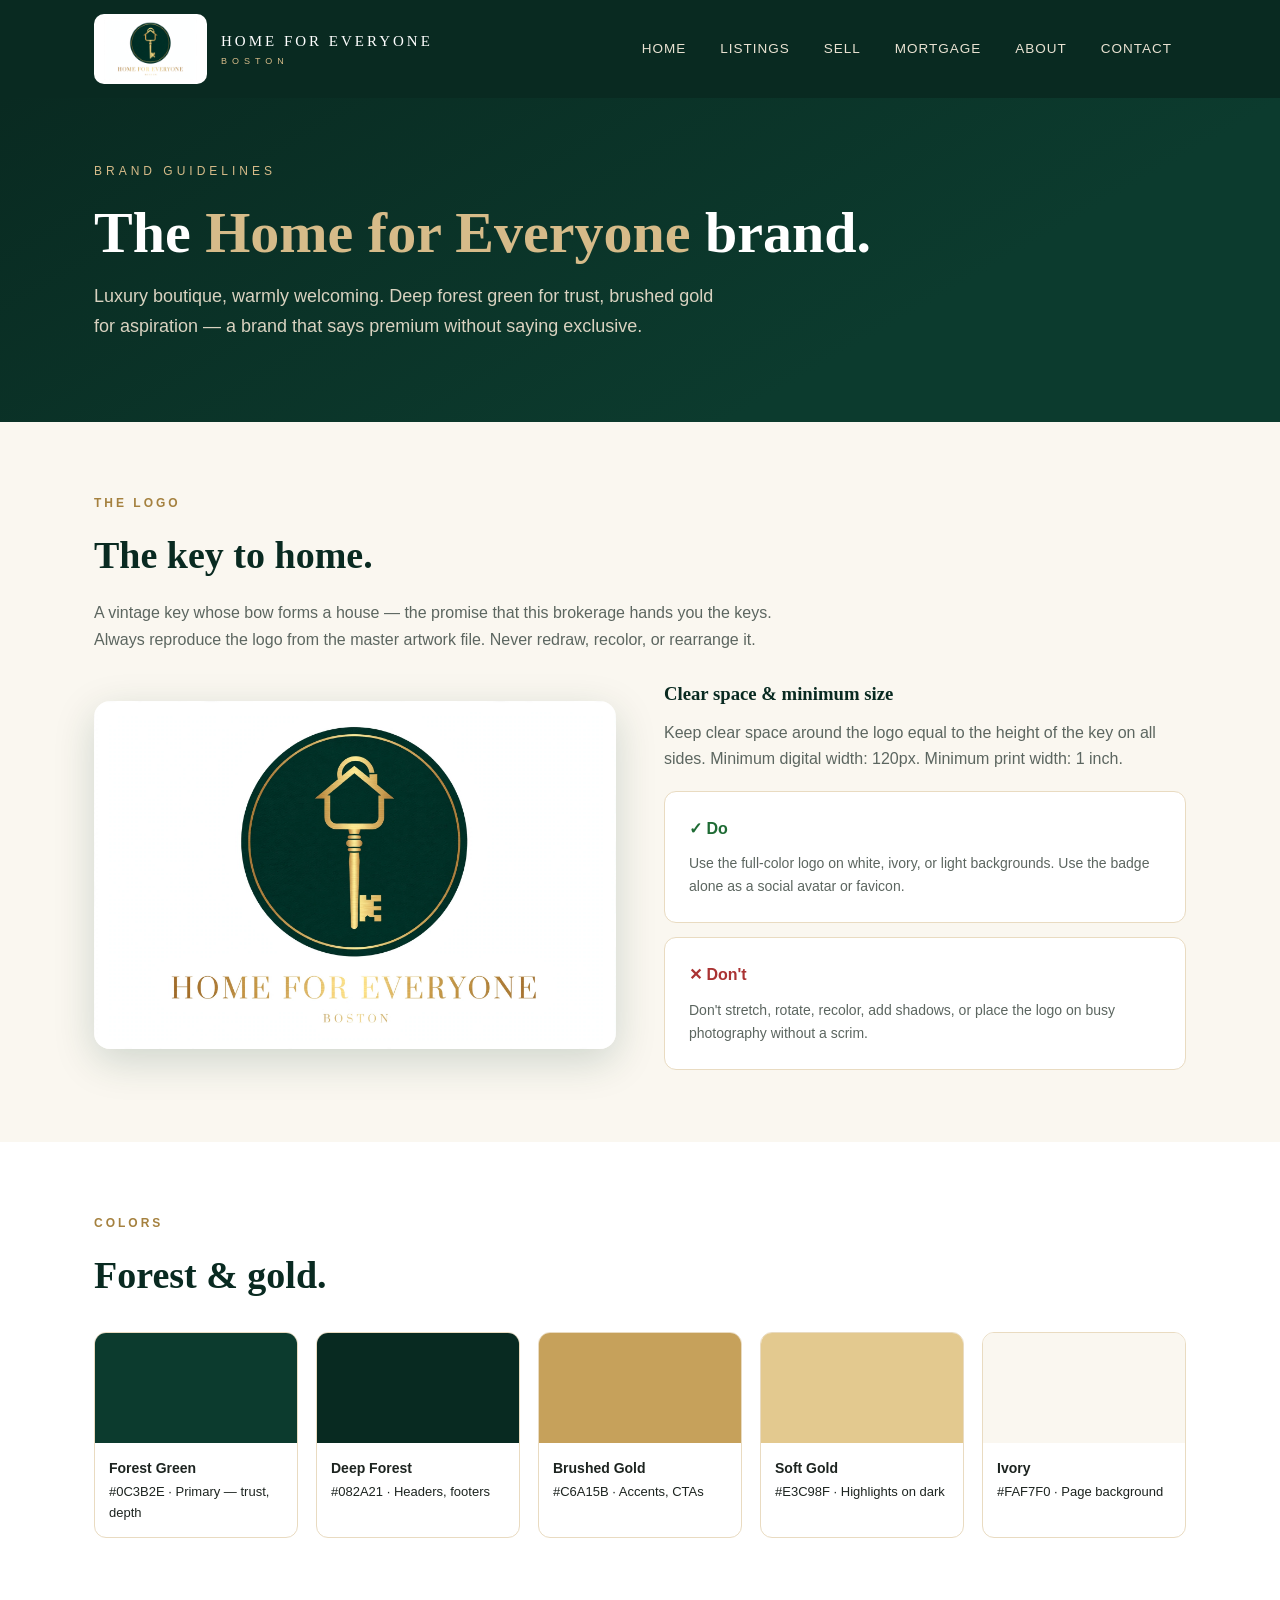
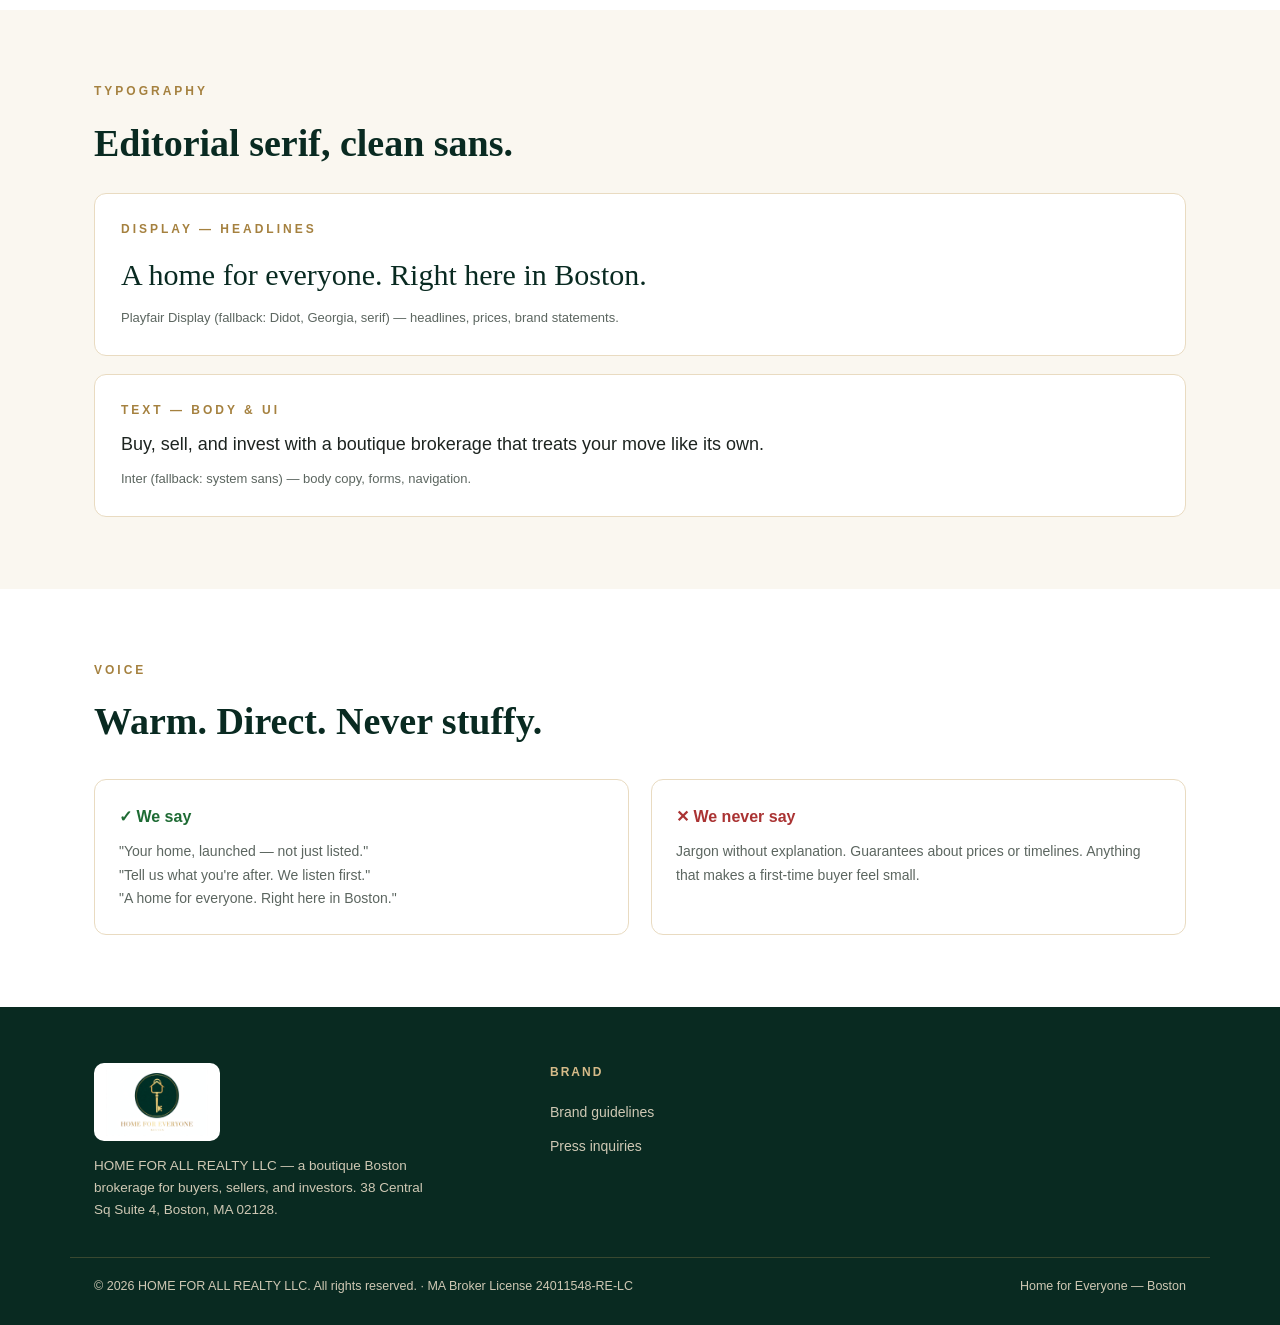
<file: brand.html>
<!DOCTYPE html>
<html lang="en">
<head>
<meta charset="UTF-8">
<meta name="viewport" content="width=device-width, initial-scale=1.0">
<title>Brand Guidelines | Home for Everyone — Boston</title>
<meta name="description" content="Official brand guidelines for Home for Everyone — Boston: logo usage, colors, typography.">
<link rel="stylesheet" href="assets/style.css">
<link rel="icon" href="assets/logo.webp">
</head>
<body>
<header class="site-header">
  <div class="header-inner">
    <a class="brand" href="index.html"><img src="assets/logo.webp" alt="Home for Everyone — Boston"><span class="word">HOME FOR EVERYONE<small>BOSTON</small></span></a>
    <button class="menu-btn" onclick="document.querySelector('nav.main').classList.toggle('open')">☰ Menu</button>
    <nav class="main">
      <a href="index.html">Home</a>
      <a href="listings.html">Listings</a>
      <a href="sell.html">Sell</a>
      <a href="mortgage.html">Mortgage</a>
      <a href="about.html">About</a>
      <a href="contact.html">Contact</a>
    </nav>
  </div>
</header>

<section class="hero" style="padding:64px 0 52px">
  <div class="wrap">
    <div class="kicker">Brand guidelines</div>
    <h1>The <em>Home for Everyone</em> brand.</h1>
    <p class="lede">Luxury boutique, warmly welcoming. Deep forest green for trust, brushed gold for aspiration — a brand that says premium without saying exclusive.</p>
  </div>
</section>

<section class="section">
  <div class="wrap">
    <div class="eyebrow">The logo</div>
    <h2>The key to home.</h2>
    <p class="sub">A vintage key whose bow forms a house — the promise that this brokerage hands you the keys. Always reproduce the logo from the master artwork file. Never redraw, recolor, or rearrange it.</p>
    <div class="split" style="margin-top:26px">
      <div><img class="frame" src="assets/logo.webp" alt="Primary logo"></div>
      <div>
        <h3 style="font-family:var(--serif);color:var(--green-deep);margin-bottom:10px">Clear space &amp; minimum size</h3>
        <p class="sub">Keep clear space around the logo equal to the height of the key on all sides. Minimum digital width: 120px. Minimum print width: 1 inch.</p>
        <div class="do-dont" style="grid-template-columns:1fr;margin-top:18px">
          <div class="dd"><h4 style="color:#1e6b34">✓ Do</h4><p style="font-size:14px;color:var(--muted)">Use the full-color logo on white, ivory, or light backgrounds. Use the badge alone as a social avatar or favicon.</p></div>
        </div>
        <div class="do-dont" style="grid-template-columns:1fr;margin-top:14px">
          <div class="dd"><h4 style="color:#a33">✕ Don't</h4><p style="font-size:14px;color:var(--muted)">Don't stretch, rotate, recolor, add shadows, or place the logo on busy photography without a scrim.</p></div>
        </div>
      </div>
    </div>
  </div>
</section>

<section class="section alt">
  <div class="wrap">
    <div class="eyebrow">Colors</div>
    <h2>Forest &amp; gold.</h2>
    <div class="swatch-grid">
      <div class="swatch"><div class="c" style="background:#0c3b2e"></div><div class="t"><strong>Forest Green</strong>#0C3B2E · Primary — trust, depth</div></div>
      <div class="swatch"><div class="c" style="background:#082a21"></div><div class="t"><strong>Deep Forest</strong>#082A21 · Headers, footers</div></div>
      <div class="swatch"><div class="c" style="background:#c6a15b"></div><div class="t"><strong>Brushed Gold</strong>#C6A15B · Accents, CTAs</div></div>
      <div class="swatch"><div class="c" style="background:#e3c98f"></div><div class="t"><strong>Soft Gold</strong>#E3C98F · Highlights on dark</div></div>
      <div class="swatch"><div class="c" style="background:#faf7f0"></div><div class="t"><strong>Ivory</strong>#FAF7F0 · Page background</div></div>
    </div>
  </div>
</section>

<section class="section">
  <div class="wrap">
    <div class="eyebrow">Typography</div>
    <h2>Editorial serif, clean sans.</h2>
    <div class="type-spec">
      <div class="eyebrow">Display — headlines</div>
      <div class="demo-serif">A home for everyone. Right here in Boston.</div>
      <p style="font-size:13px;color:var(--muted);margin-top:8px">Playfair Display (fallback: Didot, Georgia, serif) — headlines, prices, brand statements.</p>
    </div>
    <div class="type-spec">
      <div class="eyebrow">Text — body &amp; UI</div>
      <div class="demo-sans">Buy, sell, and invest with a boutique brokerage that treats your move like its own.</div>
      <p style="font-size:13px;color:var(--muted);margin-top:8px">Inter (fallback: system sans) — body copy, forms, navigation.</p>
    </div>
  </div>
</section>

<section class="section alt">
  <div class="wrap">
    <div class="eyebrow">Voice</div>
    <h2>Warm. Direct. Never stuffy.</h2>
    <div class="do-dont">
      <div class="dd"><h4 style="color:#1e6b34">✓ We say</h4><p style="font-size:14px;color:var(--muted)">"Your home, launched — not just listed."<br>"Tell us what you're after. We listen first."<br>"A home for everyone. Right here in Boston."</p></div>
      <div class="dd"><h4 style="color:#a33">✕ We never say</h4><p style="font-size:14px;color:var(--muted)">Jargon without explanation. Guarantees about prices or timelines. Anything that makes a first-time buyer feel small.</p></div>
    </div>
  </div>
</section>

<footer>
  <div class="foot-grid">
    <div class="foot-brand">
      <img src="assets/logo.webp" alt="Home for Everyone — Boston">
      <p>HOME FOR ALL REALTY LLC — a boutique Boston brokerage for buyers, sellers, and investors. 38 Central Sq Suite 4, Boston, MA 02128.</p>
    </div>
    <div><h4>Brand</h4><a href="brand.html">Brand guidelines</a><a href="contact.html">Press inquiries</a></div>
  </div>
  <div class="foot-bottom"><span>© 2026 HOME FOR ALL REALTY LLC. All rights reserved. · MA Broker License 24011548-RE-LC</span><span>Home for Everyone — Boston</span></div>
</footer>
<script src="assets/admin-data.js"></script>
</body>
</html>
</file>
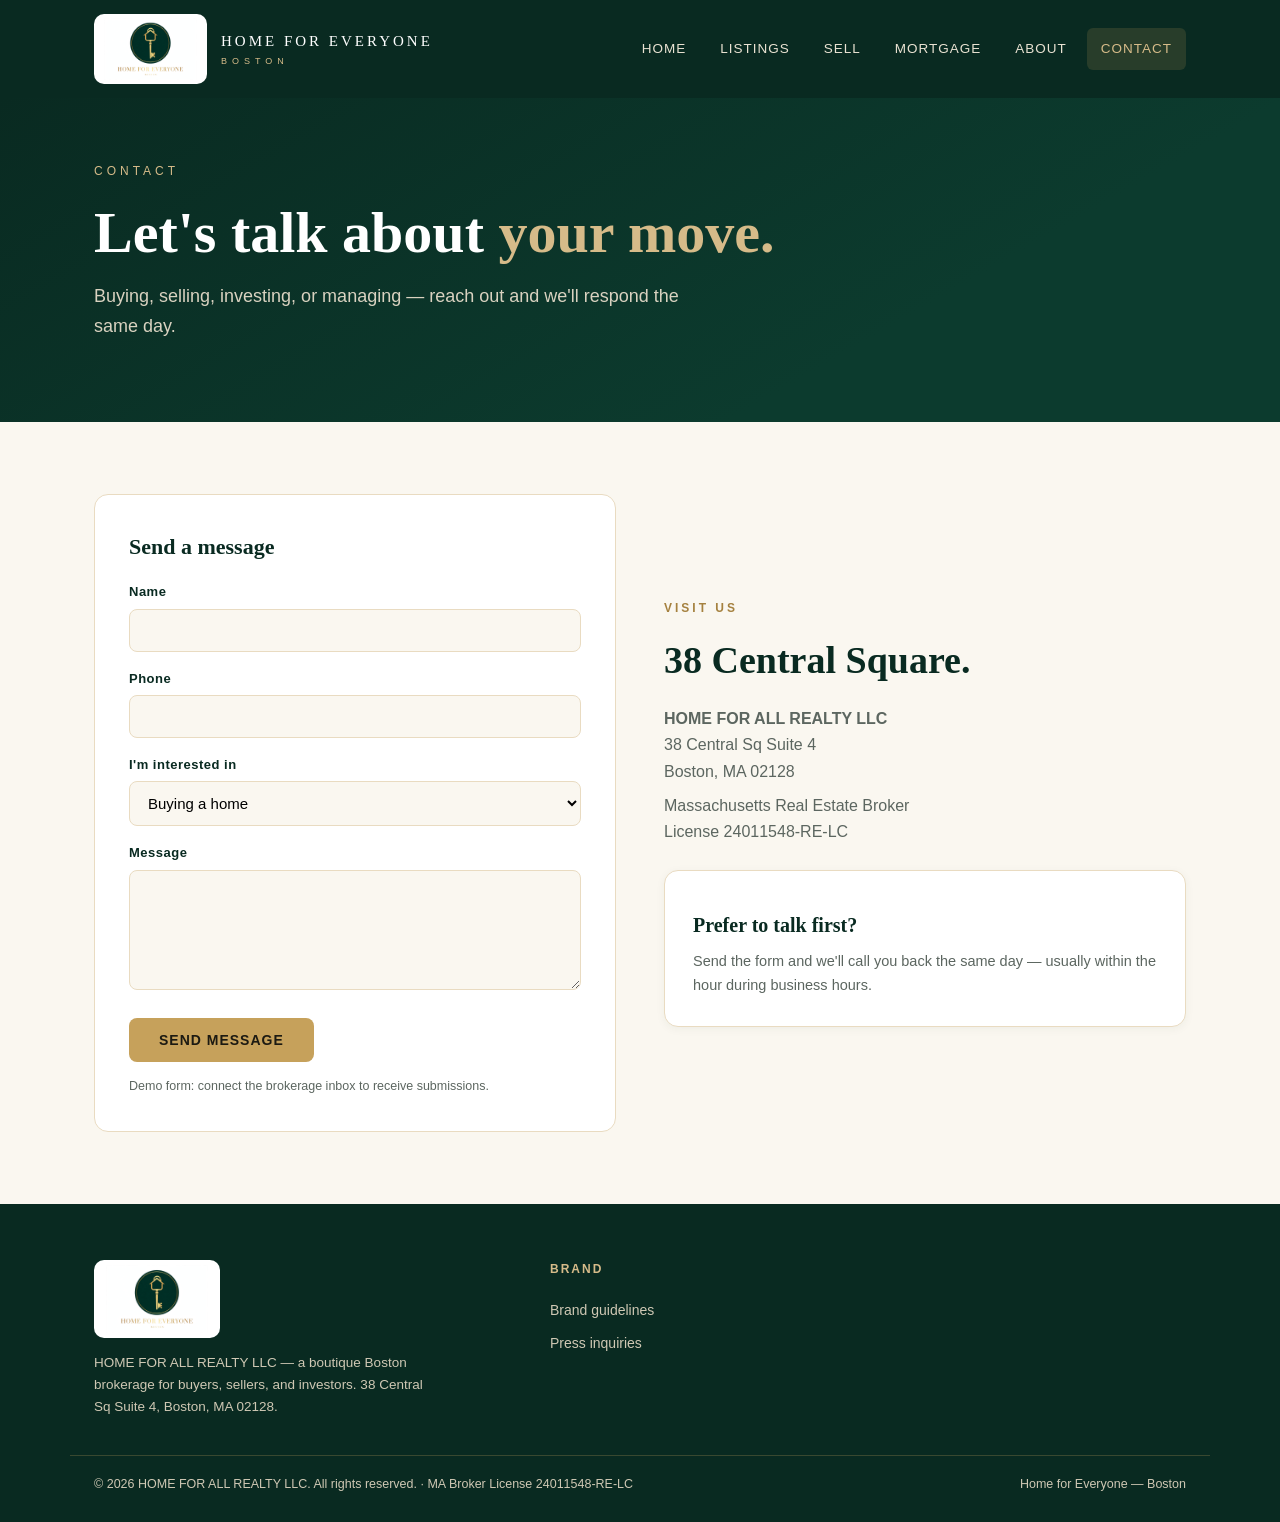
<file: contact.html>
<!DOCTYPE html>
<html lang="en">
<head>
<meta charset="UTF-8">
<meta name="viewport" content="width=device-width, initial-scale=1.0">
<title>Contact | Home for Everyone — Boston</title>
<meta name="description" content="Contact Home for Everyone — Boston (HOME FOR ALL REALTY LLC). 38 Central Sq Suite 4, Boston, MA 02128.">
<link rel="stylesheet" href="assets/style.css">
<link rel="icon" href="assets/logo.webp">
</head>
<body>
<header class="site-header">
  <div class="header-inner">
    <a class="brand" href="index.html"><img src="assets/logo.webp" alt="Home for Everyone — Boston"><span class="word">HOME FOR EVERYONE<small>BOSTON</small></span></a>
    <button class="menu-btn" onclick="document.querySelector('nav.main').classList.toggle('open')">☰ Menu</button>
    <nav class="main">
      <a href="index.html">Home</a>
      <a href="listings.html">Listings</a>
      <a href="sell.html">Sell</a>
      <a href="mortgage.html">Mortgage</a>
      <a href="about.html">About</a>
      <a href="contact.html" class="active">Contact</a>
    </nav>
  </div>
</header>

<section class="hero" style="padding:64px 0 52px">
  <div class="wrap">
    <div class="kicker">Contact</div>
    <h1>Let's talk about <em>your move.</em></h1>
    <p class="lede">Buying, selling, investing, or managing — reach out and we'll respond the same day.</p>
  </div>
</section>

<section class="section">
  <div class="wrap split">
    <div>
      <div class="form">
        <h3 style="font-family:var(--serif);color:var(--green-deep);font-size:22px">Send a message</h3>
        <form onsubmit="event.preventDefault();document.getElementById('ok2').style.display='block';this.reset();">
          <label for="c-name">Name</label><input id="c-name" required>
          <label for="c-phone">Phone</label><input id="c-phone" required>
          <label for="c-topic">I'm interested in</label>
          <select id="c-topic"><option>Buying a home</option><option>Selling a home</option><option>Investment property</option><option>Property management</option><option>Joining as an agent</option><option>Something else</option></select>
          <label for="c-msg">Message</label><textarea id="c-msg" required></textarea>
          <div style="margin-top:20px"><button class="btn" type="submit">Send message</button></div>
          <div class="form-ok" id="ok2">Thank you — your message was received. We'll be in touch the same day.</div>
          <p class="note">Demo form: connect the brokerage inbox to receive submissions.</p>
        </form>
      </div>
    </div>
    <div>
      <div class="eyebrow">Visit us</div>
      <h2>38 Central Square.</h2>
      <p class="sub"><strong>HOME FOR ALL REALTY LLC</strong><br>38 Central Sq Suite 4<br>Boston, MA 02128</p>
      <p class="sub"><strong>Phone:</strong> <span data-hfe="phone"></span></p>
      <p class="sub"><strong>Email:</strong> <span data-hfe="email"></span></p>
      <p class="sub">Massachusetts Real Estate Broker<br>License 24011548-RE-LC</p>
      <div class="card" style="margin-top:24px">
        <h3>Prefer to talk first?</h3>
        <p>Send the form and we'll call you back the same day — usually within the hour during business hours.</p>
      </div>
    </div>
  </div>
</section>

<footer>
  <div class="foot-grid">
    <div class="foot-brand">
      <img src="assets/logo.webp" alt="Home for Everyone — Boston">
      <p>HOME FOR ALL REALTY LLC — a boutique Boston brokerage for buyers, sellers, and investors. 38 Central Sq Suite 4, Boston, MA 02128.</p>
    </div>
    <div><h4>Brand</h4><a href="brand.html">Brand guidelines</a><a href="contact.html">Press inquiries</a></div>
  </div>
  <div class="foot-bottom"><span>© 2026 HOME FOR ALL REALTY LLC. All rights reserved. · MA Broker License 24011548-RE-LC</span><span>Home for Everyone — Boston</span></div>
</footer>
<script src="assets/admin-data.js"></script>
</body>
</html>
</file>
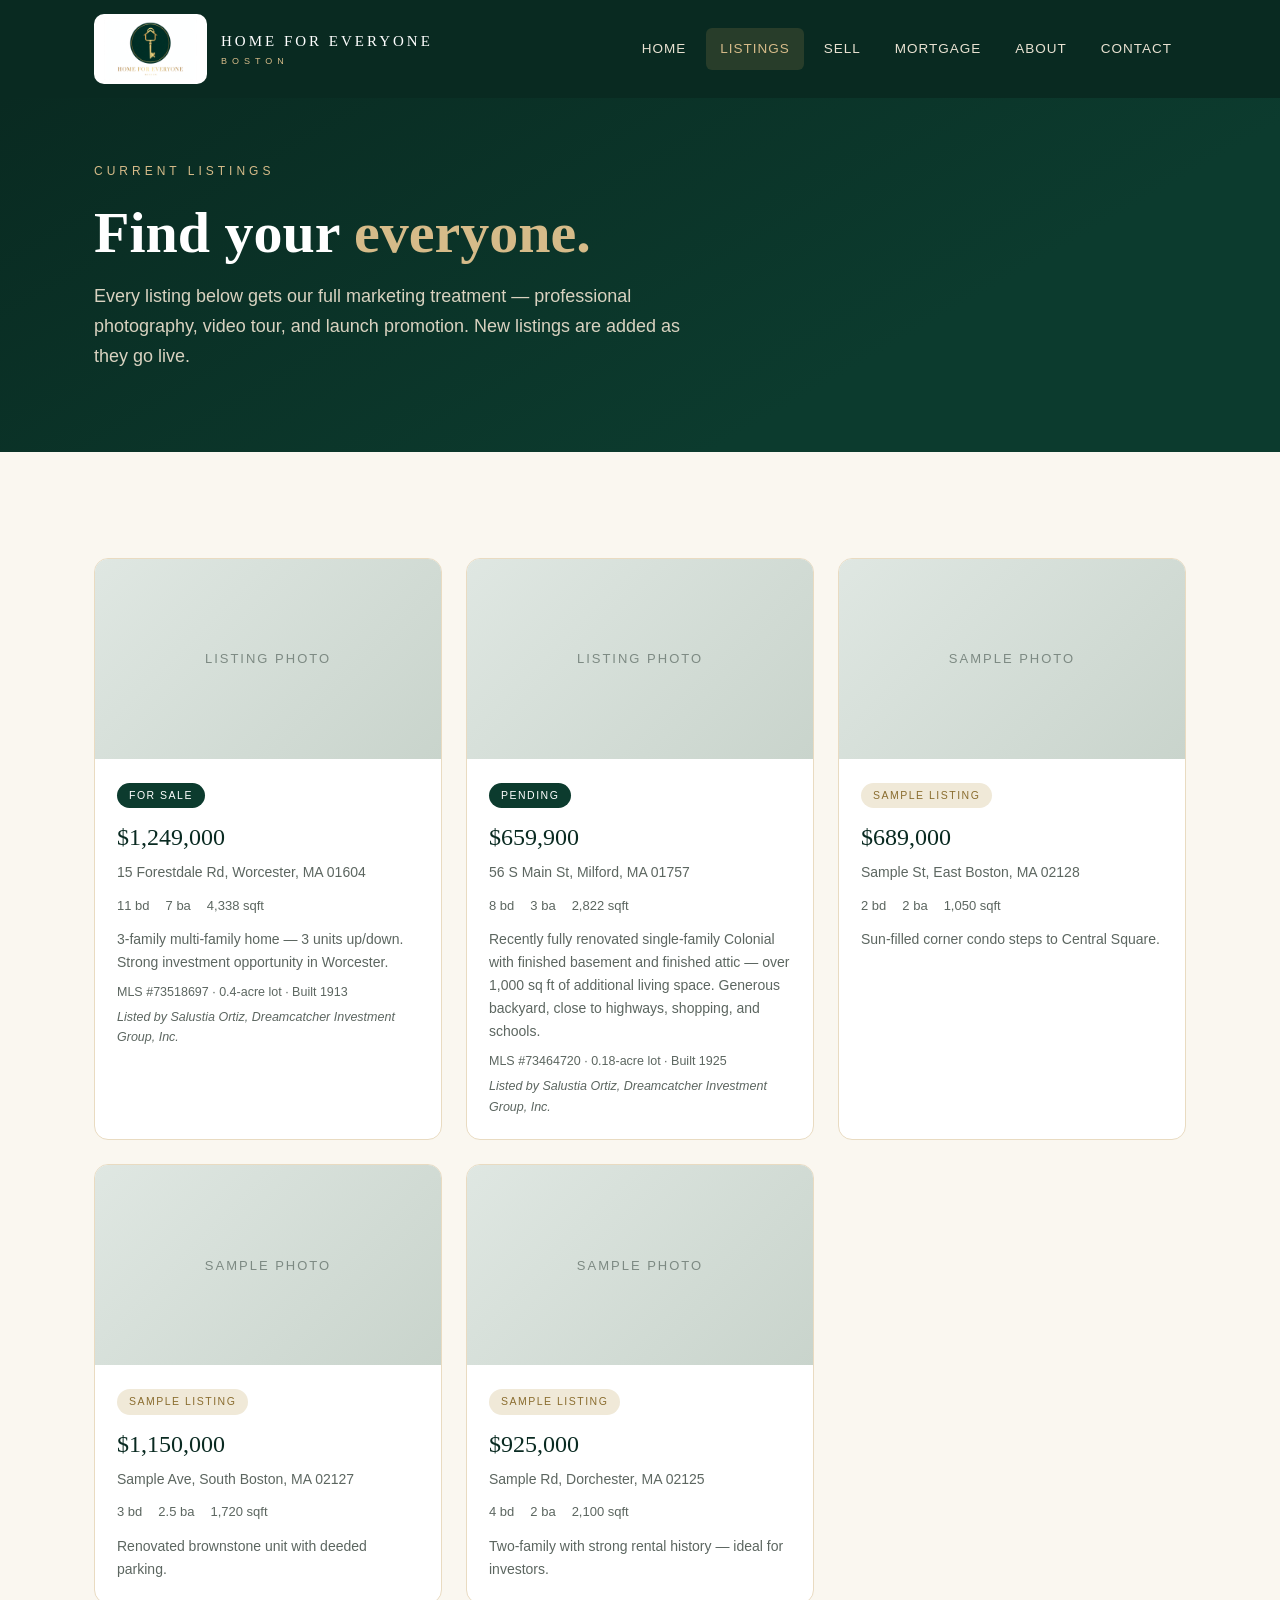
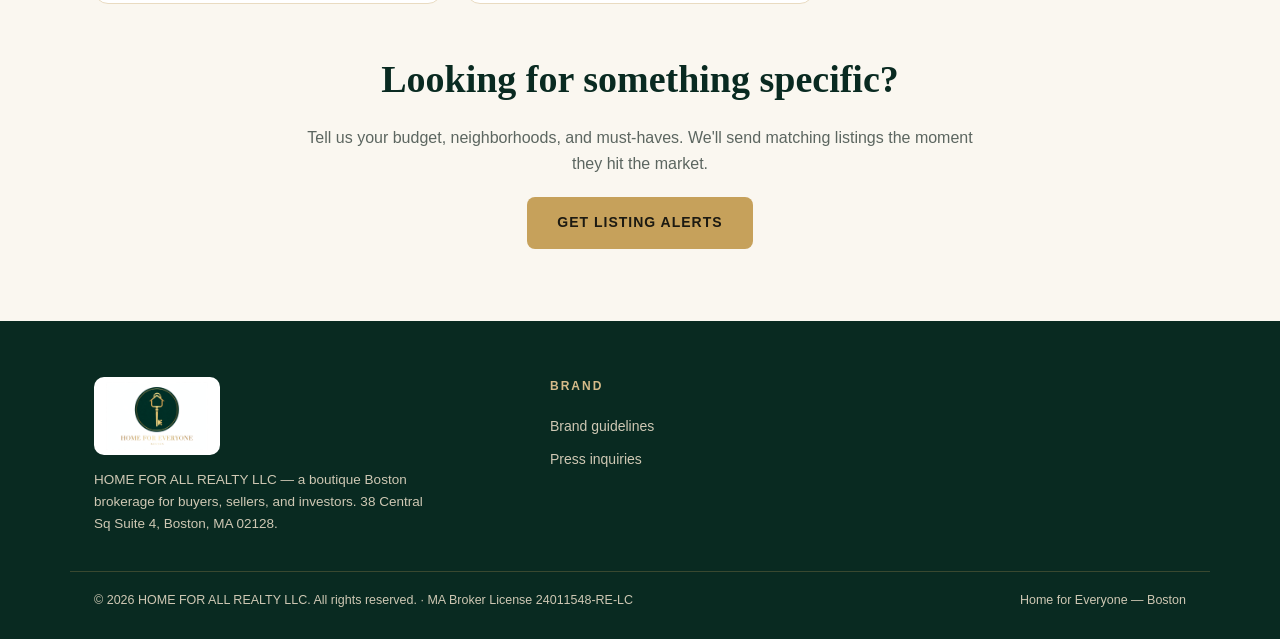
<file: listings.html>
<!DOCTYPE html>
<html lang="en">
<head>
<meta charset="UTF-8">
<meta name="viewport" content="width=device-width, initial-scale=1.0">
<title>Listings | Home for Everyone — Boston</title>
<meta name="description" content="Current listings from Home for Everyone — Boston (HOME FOR ALL REALTY LLC).">
<link rel="stylesheet" href="assets/style.css">
<link rel="icon" href="assets/logo.webp">
</head>
<body>
<header class="site-header">
  <div class="header-inner">
    <a class="brand" href="index.html"><img src="assets/logo.webp" alt="Home for Everyone — Boston"><span class="word">HOME FOR EVERYONE<small>BOSTON</small></span></a>
    <button class="menu-btn" onclick="document.querySelector('nav.main').classList.toggle('open')">☰ Menu</button>
    <nav class="main">
      <a href="index.html">Home</a>
      <a href="listings.html" class="active">Listings</a>
      <a href="sell.html">Sell</a>
      <a href="mortgage.html">Mortgage</a>
      <a href="about.html">About</a>
      <a href="contact.html">Contact</a>
    </nav>
  </div>
</header>

<section class="hero" style="padding:64px 0 52px">
  <div class="wrap">
    <div class="kicker">Current listings</div>
    <h1>Find your <em>everyone.</em></h1>
    <p class="lede">Every listing below gets our full marketing treatment — professional photography, video tour, and launch promotion. New listings are added as they go live.</p>
  </div>
</section>

<section class="section">
  <div class="wrap">
    <div class="listing-grid" id="listing-grid"></div>
</div>
    <div class="center" style="margin-top:44px">
      <h2>Looking for something specific?</h2>
      <p class="sub">Tell us your budget, neighborhoods, and must-haves. We'll send matching listings the moment they hit the market.</p>
      <div class="cta-row" style="justify-content:center;margin-top:20px"><a class="btn" href="contact.html">Get listing alerts</a></div>
    </div>
  </div>
</section>

<footer>
  <div class="foot-grid">
    <div class="foot-brand">
      <img src="assets/logo.webp" alt="Home for Everyone — Boston">
      <p>HOME FOR ALL REALTY LLC — a boutique Boston brokerage for buyers, sellers, and investors. 38 Central Sq Suite 4, Boston, MA 02128.</p>
    </div>
    <div><h4>Brand</h4><a href="brand.html">Brand guidelines</a><a href="contact.html">Press inquiries</a></div>
  </div>
  <div class="foot-bottom"><span>© 2026 HOME FOR ALL REALTY LLC. All rights reserved. · MA Broker License 24011548-RE-LC</span><span>Home for Everyone — Boston</span></div>
</footer>
<script src="assets/admin-data.js"></script>
</body>
</html>
</file>
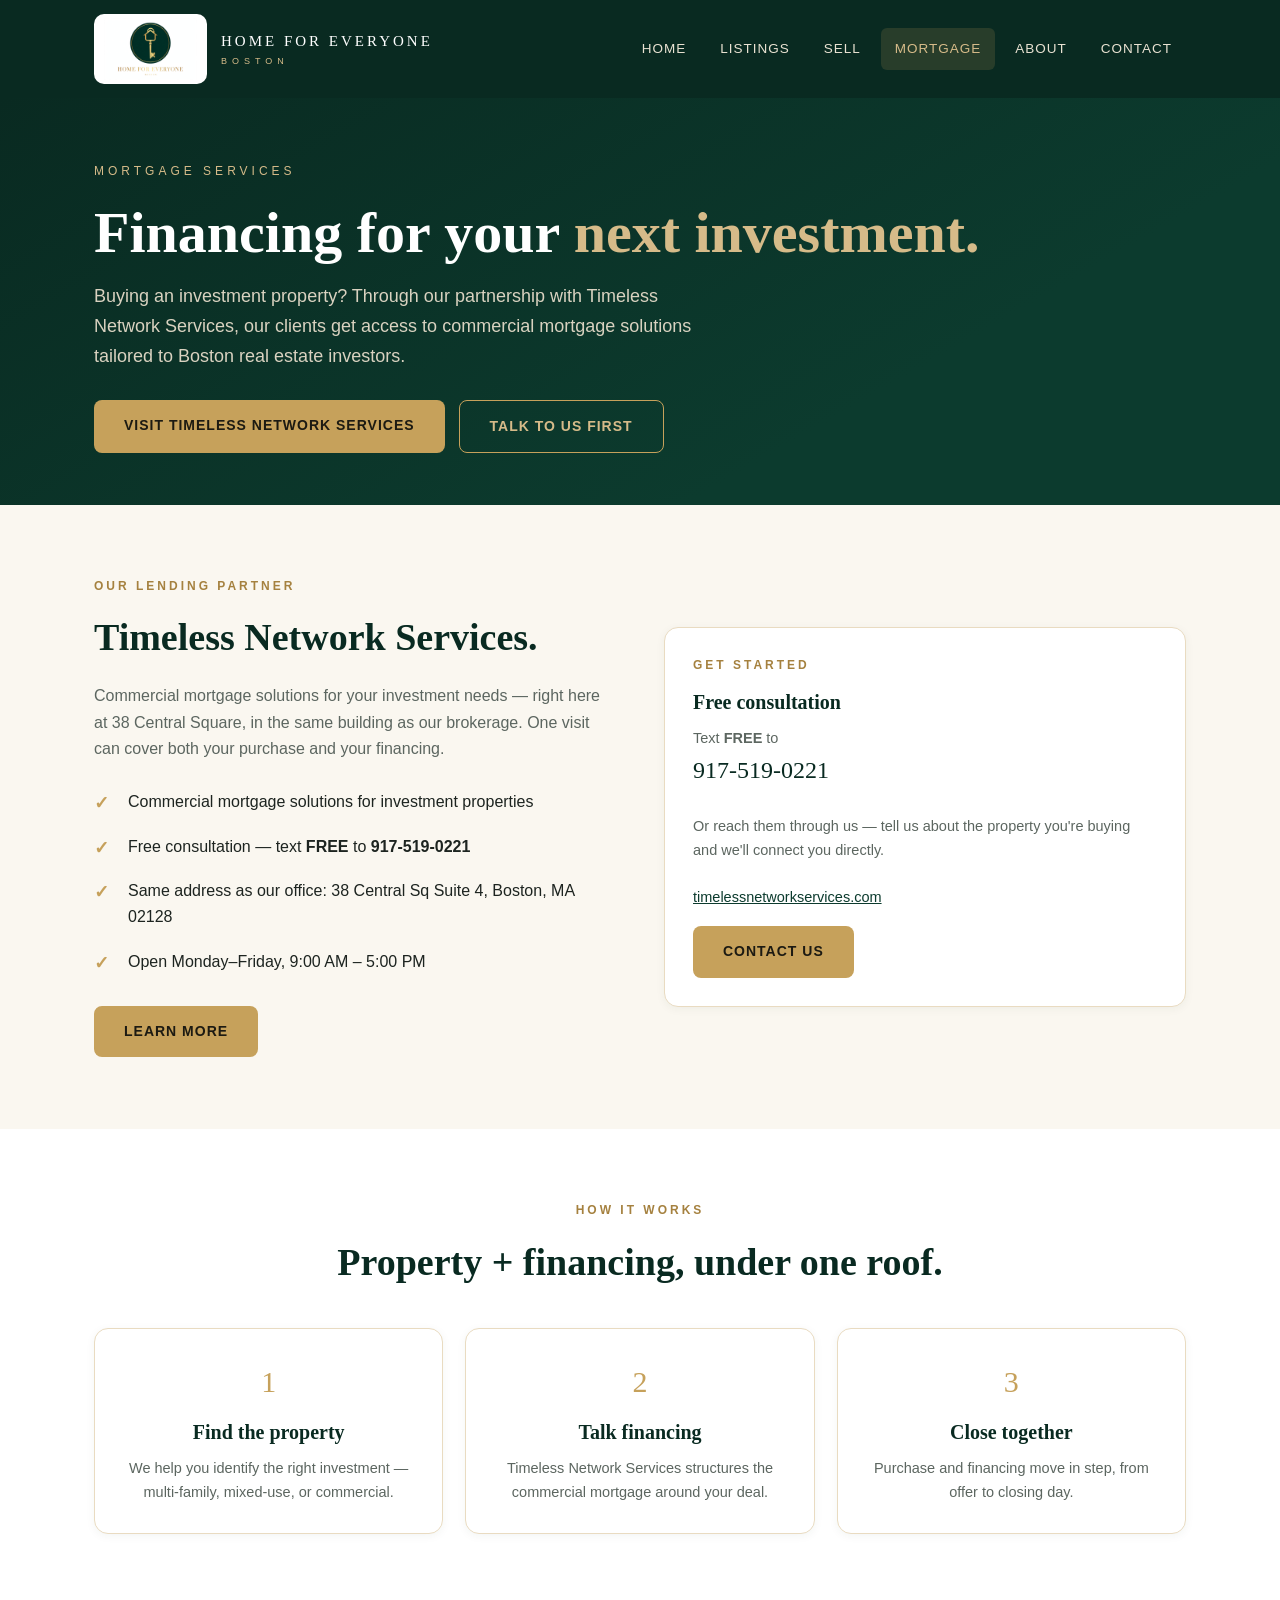
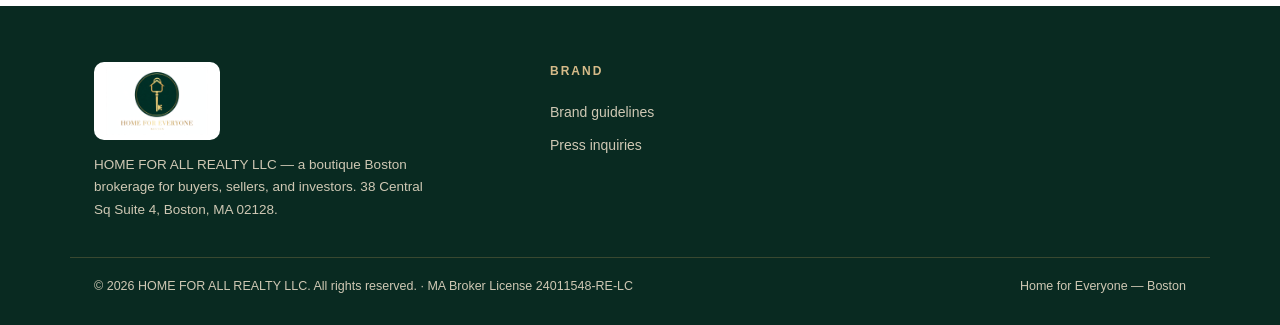
<file: mortgage.html>
<!DOCTYPE html>
<html lang="en">
<head>
<meta charset="UTF-8">
<meta name="viewport" content="width=device-width, initial-scale=1.0">
<title>Mortgage Services | Home for Everyone — Boston</title>
<meta name="description" content="Commercial mortgage solutions for Boston investors, in partnership with Timeless Network Services.">
<link rel="stylesheet" href="assets/style.css">
<link rel="icon" href="assets/logo.webp">
</head>
<body>
<header class="site-header">
  <div class="header-inner">
    <a class="brand" href="index.html"><img src="assets/logo.webp" alt="Home for Everyone — Boston"><span class="word">HOME FOR EVERYONE<small>BOSTON</small></span></a>
    <button class="menu-btn" onclick="document.querySelector('nav.main').classList.toggle('open')">☰ Menu</button>
    <nav class="main">
      <a href="index.html">Home</a>
      <a href="listings.html">Listings</a>
      <a href="sell.html">Sell</a>
      <a href="mortgage.html" class="active">Mortgage</a>
      <a href="about.html">About</a>
      <a href="contact.html">Contact</a>
    </nav>
  </div>
</header>

<section class="hero" style="padding:64px 0 52px">
  <div class="wrap">
    <div class="kicker">Mortgage services</div>
    <h1>Financing for your <em>next investment.</em></h1>
    <p class="lede">Buying an investment property? Through our partnership with Timeless Network Services, our clients get access to commercial mortgage solutions tailored to Boston real estate investors.</p>
    <div class="cta-row">
      <a class="btn" href="https://timelessnetworkservices.com" target="_blank" rel="noopener">Visit Timeless Network Services</a>
      <a class="btn ghost" href="contact.html">Talk to us first</a>
    </div>
  </div>
</section>

<section class="section">
  <div class="wrap split">
    <div>
      <div class="eyebrow">Our lending partner</div>
      <h2>Timeless Network Services.</h2>
      <p class="sub">Commercial mortgage solutions for your investment needs — right here at 38 Central Square, in the same building as our brokerage. One visit can cover both your purchase and your financing.</p>
      <ul class="check">
        <li>Commercial mortgage solutions for investment properties</li>
        <li>Free consultation — text <strong>FREE</strong> to <strong>917-519-0221</strong></li>
        <li>Same address as our office: 38 Central Sq Suite 4, Boston, MA 02128</li>
        <li>Open Monday–Friday, 9:00 AM – 5:00 PM</li>
      </ul>
      <div class="cta-row" style="margin-top:22px">
        <a class="btn" href="https://timelessnetworkservices.com" target="_blank" rel="noopener">Learn more</a>
      </div>
    </div>
    <div class="card">
      <div class="eyebrow">Get started</div>
      <h3>Free consultation</h3>
      <p style="color:var(--muted);font-size:14.5px">Text <strong>FREE</strong> to<br><span style="font-family:var(--serif);font-size:24px;color:var(--green-deep)">917-519-0221</span><br><br>
      Or reach them through us — tell us about the property you're buying and we'll connect you directly.<br><br>
      <a href="https://timelessnetworkservices.com" target="_blank" rel="noopener">timelessnetworkservices.com</a></p>
      <div class="cta-row" style="margin-top:16px"><a class="btn" href="contact.html">Contact us</a></div>
    </div>
  </div>
</section>

<section class="section alt">
  <div class="wrap center">
    <div class="eyebrow">How it works</div>
    <h2>Property + financing, under one roof.</h2>
    <div class="cards">
      <div class="card"><div class="n">1</div><h3>Find the property</h3><p>We help you identify the right investment — multi-family, mixed-use, or commercial.</p></div>
      <div class="card"><div class="n">2</div><h3>Talk financing</h3><p>Timeless Network Services structures the commercial mortgage around your deal.</p></div>
      <div class="card"><div class="n">3</div><h3>Close together</h3><p>Purchase and financing move in step, from offer to closing day.</p></div>
    </div>
  </div>
</section>

<footer>
  <div class="foot-grid">
    <div class="foot-brand">
      <img src="assets/logo.webp" alt="Home for Everyone — Boston">
      <p>HOME FOR ALL REALTY LLC — a boutique Boston brokerage for buyers, sellers, and investors. 38 Central Sq Suite 4, Boston, MA 02128.</p>
    </div>
    <div><h4>Brand</h4><a href="brand.html">Brand guidelines</a><a href="contact.html">Press inquiries</a></div>
  </div>
  <div class="foot-bottom"><span>© 2026 HOME FOR ALL REALTY LLC. All rights reserved. · MA Broker License 24011548-RE-LC</span><span>Home for Everyone — Boston</span></div>
</footer>
<script src="assets/admin-data.js"></script>
</body>
</html>
</file>
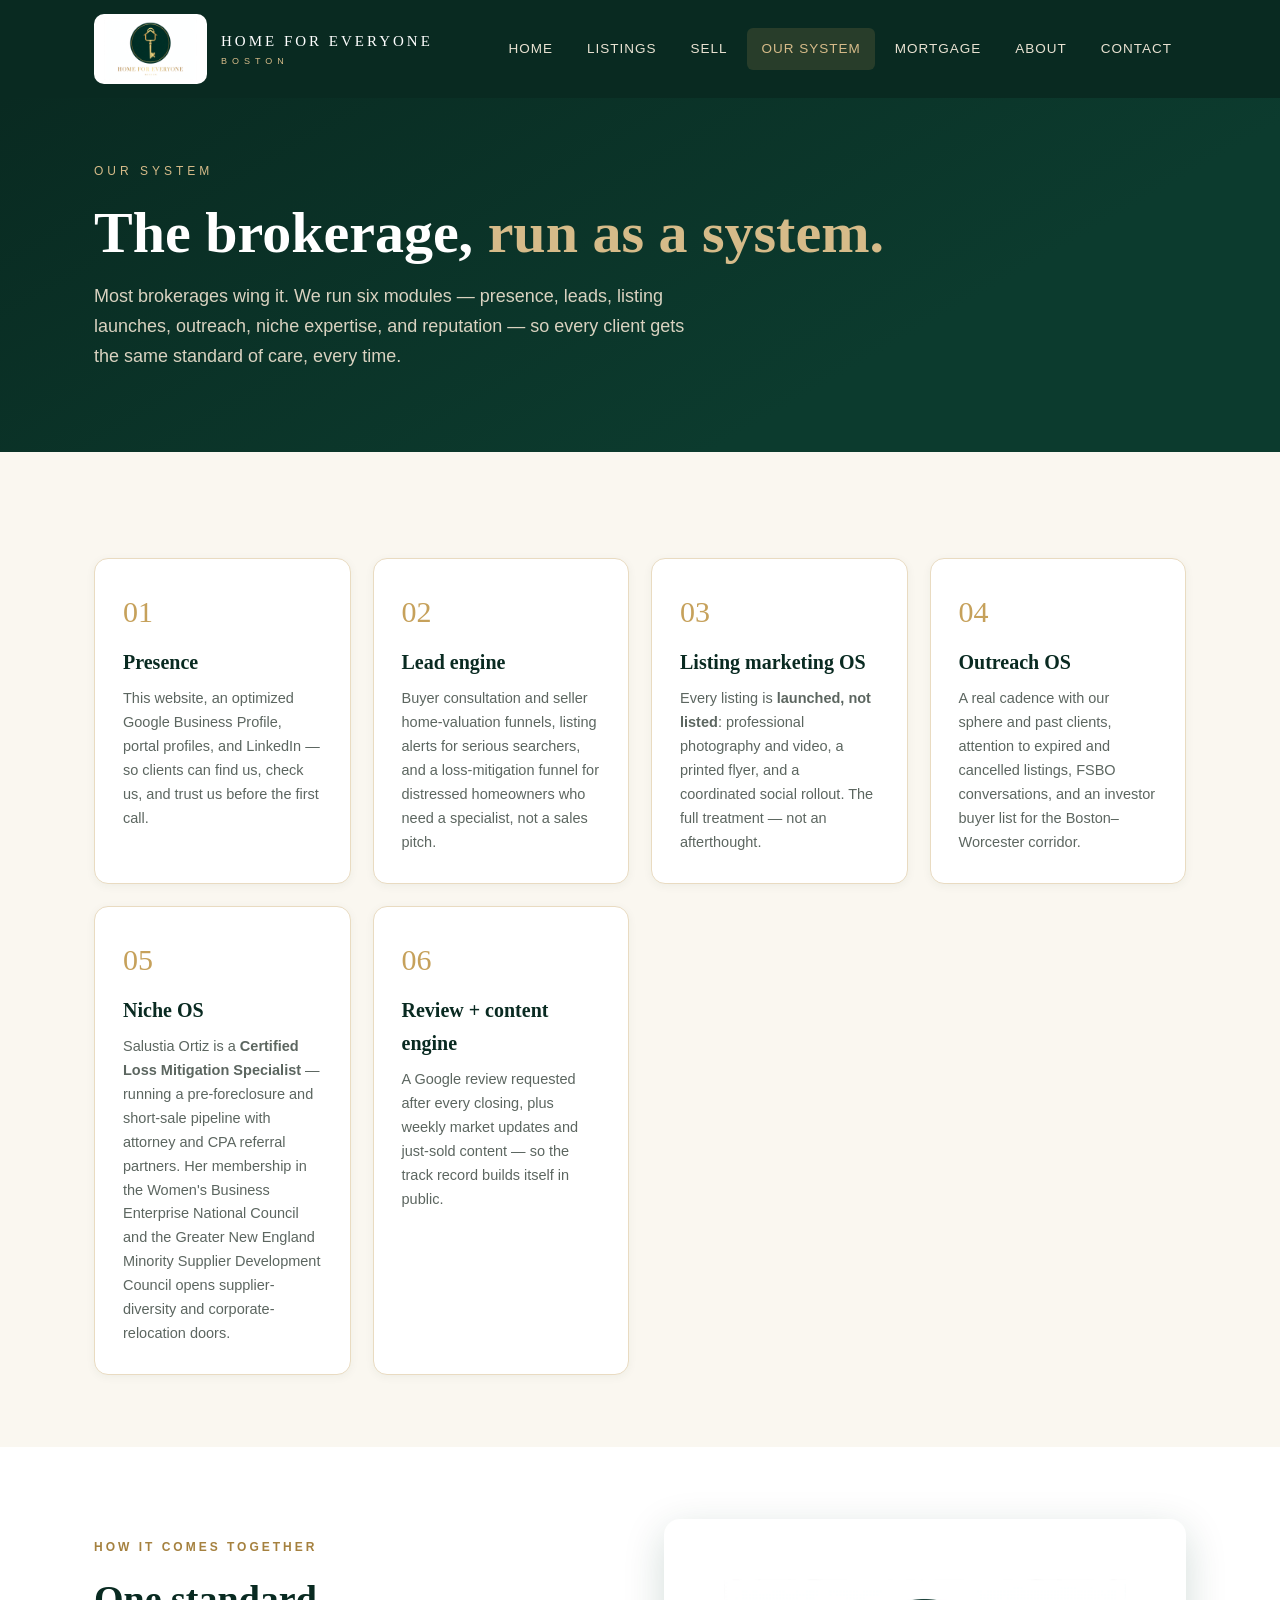
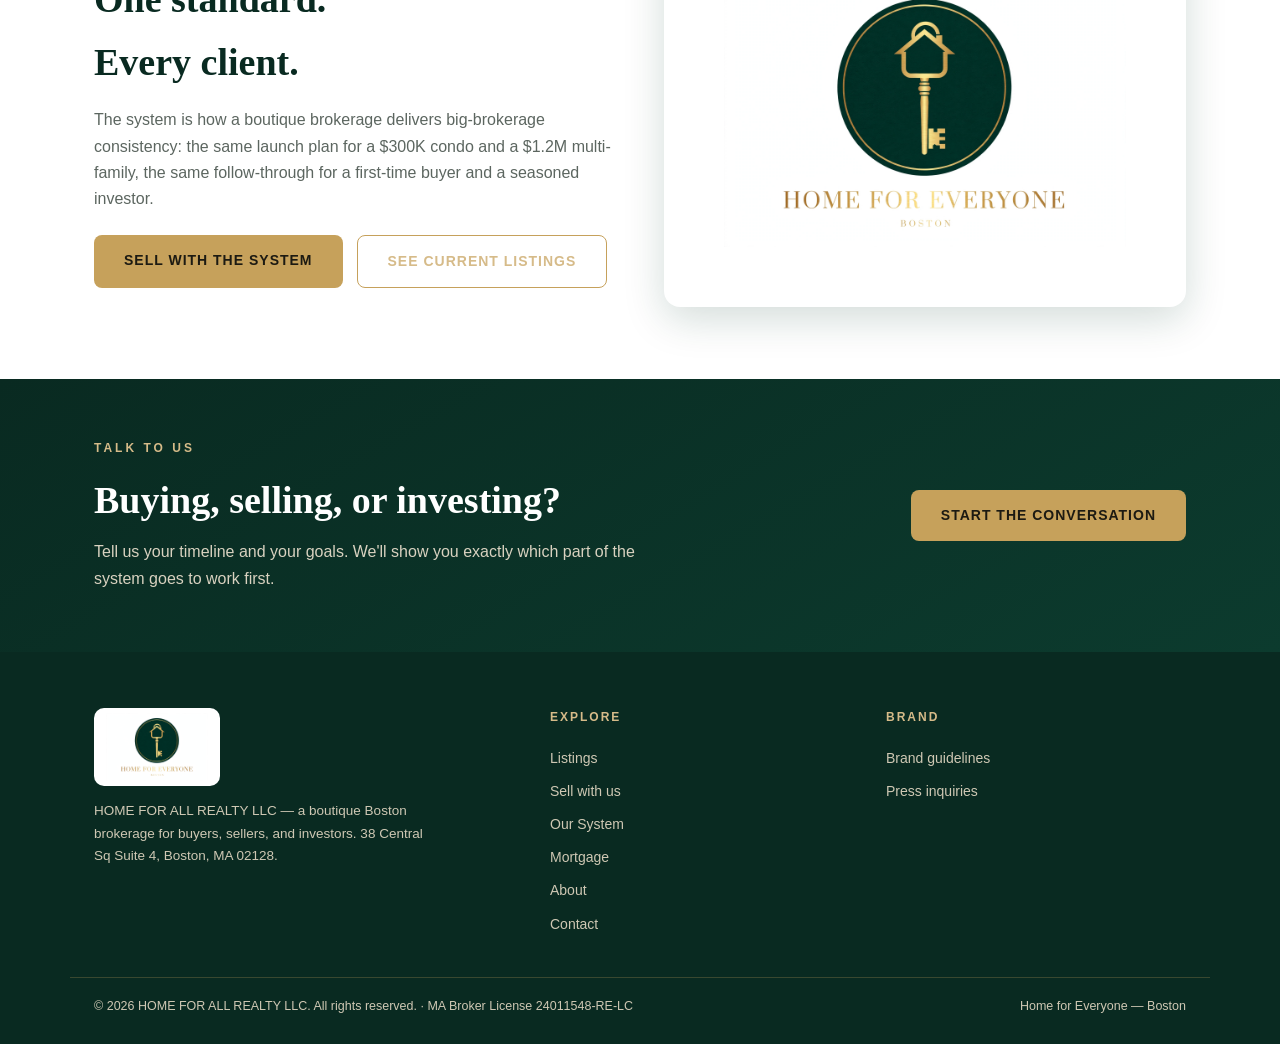
<file: os.html>
<!DOCTYPE html>
<html lang="en">
<head>
<meta charset="UTF-8">
<meta name="viewport" content="width=device-width, initial-scale=1.0">
<title>Our System | Home for Everyone — Boston</title>
<meta name="description" content="The Home for Everyone operating system: six modules that run the brokerage — presence, lead engine, listing marketing, outreach, niche expertise, and reviews.">
<link rel="stylesheet" href="assets/style.css">
<link rel="icon" href="assets/logo.webp">
</head>
<body>
<header class="site-header">
  <div class="header-inner">
    <a class="brand" href="index.html"><img src="assets/logo.webp" alt="Home for Everyone — Boston"><span class="word">HOME FOR EVERYONE<small>BOSTON</small></span></a>
    <button class="menu-btn" onclick="document.querySelector('nav.main').classList.toggle('open')">☰ Menu</button>
    <nav class="main">
      <a href="index.html">Home</a>
      <a href="listings.html">Listings</a>
      <a href="sell.html">Sell</a>
      <a href="os.html" class="active">Our System</a>
      <a href="mortgage.html">Mortgage</a>
      <a href="about.html">About</a>
      <a href="contact.html">Contact</a>
    </nav>
  </div>
</header>

<section class="hero" style="padding:64px 0 52px">
  <div class="wrap">
    <div class="kicker">Our system</div>
    <h1>The brokerage, <em>run as a system.</em></h1>
    <p class="lede">Most brokerages wing it. We run six modules — presence, leads, listing launches, outreach, niche expertise, and reputation — so every client gets the same standard of care, every time.</p>
  </div>
</section>

<section class="section">
  <div class="wrap">
    <div class="cards">
      <div class="card"><div class="n">01</div><h3>Presence</h3><p>This website, an optimized Google Business Profile, portal profiles, and LinkedIn — so clients can find us, check us, and trust us before the first call.</p></div>
      <div class="card"><div class="n">02</div><h3>Lead engine</h3><p>Buyer consultation and seller home-valuation funnels, listing alerts for serious searchers, and a loss-mitigation funnel for distressed homeowners who need a specialist, not a sales pitch.</p></div>
      <div class="card"><div class="n">03</div><h3>Listing marketing OS</h3><p>Every listing is <strong>launched, not listed</strong>: professional photography and video, a printed flyer, and a coordinated social rollout. The full treatment — not an afterthought.</p></div>
      <div class="card"><div class="n">04</div><h3>Outreach OS</h3><p>A real cadence with our sphere and past clients, attention to expired and cancelled listings, FSBO conversations, and an investor buyer list for the Boston–Worcester corridor.</p></div>
      <div class="card"><div class="n">05</div><h3>Niche OS</h3><p>Salustia Ortiz is a <strong>Certified Loss Mitigation Specialist</strong> — running a pre-foreclosure and short-sale pipeline with attorney and CPA referral partners. Her membership in the Women's Business Enterprise National Council and the Greater New England Minority Supplier Development Council opens supplier-diversity and corporate-relocation doors.</p></div>
      <div class="card"><div class="n">06</div><h3>Review + content engine</h3><p>A Google review requested after every closing, plus weekly market updates and just-sold content — so the track record builds itself in public.</p></div>
    </div>
  </div>
</section>

<section class="section alt">
  <div class="wrap split">
    <div>
      <div class="eyebrow">How it comes together</div>
      <h2>One standard.<br>Every client.</h2>
      <p class="sub">The system is how a boutique brokerage delivers big-brokerage consistency: the same launch plan for a $300K condo and a $1.2M multi-family, the same follow-through for a first-time buyer and a seasoned investor.</p>
      <div class="cta-row" style="margin-top:22px"><a class="btn" href="sell.html">Sell with the system</a><a class="btn ghost" href="listings.html">See current listings</a></div>
    </div>
    <div><img class="frame" src="assets/logo.webp" alt="Home for Everyone — Boston logo" style="padding:60px;background:#fff"></div>
  </div>
</section>

<section style="background:linear-gradient(150deg,var(--green-deep),var(--green));padding:60px 0">
  <div class="wrap" style="display:flex;align-items:center;justify-content:space-between;gap:28px;flex-wrap:wrap">
    <div>
      <div class="eyebrow" style="color:var(--gold-soft)">Talk to us</div>
      <h2 class="light" style="margin-bottom:8px">Buying, selling, or investing?</h2>
      <p style="color:#d9d2c0;max-width:560px">Tell us your timeline and your goals. We'll show you exactly which part of the system goes to work first.</p>
    </div>
    <a class="btn" href="contact.html">Start the conversation</a>
  </div>
</section>

<footer>
  <div class="foot-grid">
    <div class="foot-brand">
      <img src="assets/logo.webp" alt="Home for Everyone — Boston">
      <p>HOME FOR ALL REALTY LLC — a boutique Boston brokerage for buyers, sellers, and investors. 38 Central Sq Suite 4, Boston, MA 02128.</p>
    </div>
    <div><h4>Explore</h4><a href="listings.html">Listings</a><a href="sell.html">Sell with us</a><a href="os.html">Our System</a><a href="mortgage.html">Mortgage</a><a href="about.html">About</a><a href="contact.html">Contact</a></div>
    <div><h4>Brand</h4><a href="brand.html">Brand guidelines</a><a href="contact.html">Press inquiries</a></div>
  </div>
  <div class="foot-bottom"><span>© 2026 HOME FOR ALL REALTY LLC. All rights reserved. · MA Broker License 24011548-RE-LC</span><span>Home for Everyone — Boston</span></div>
</footer>
<script src="assets/admin-data.js"></script>
</body>
</html>
</file>
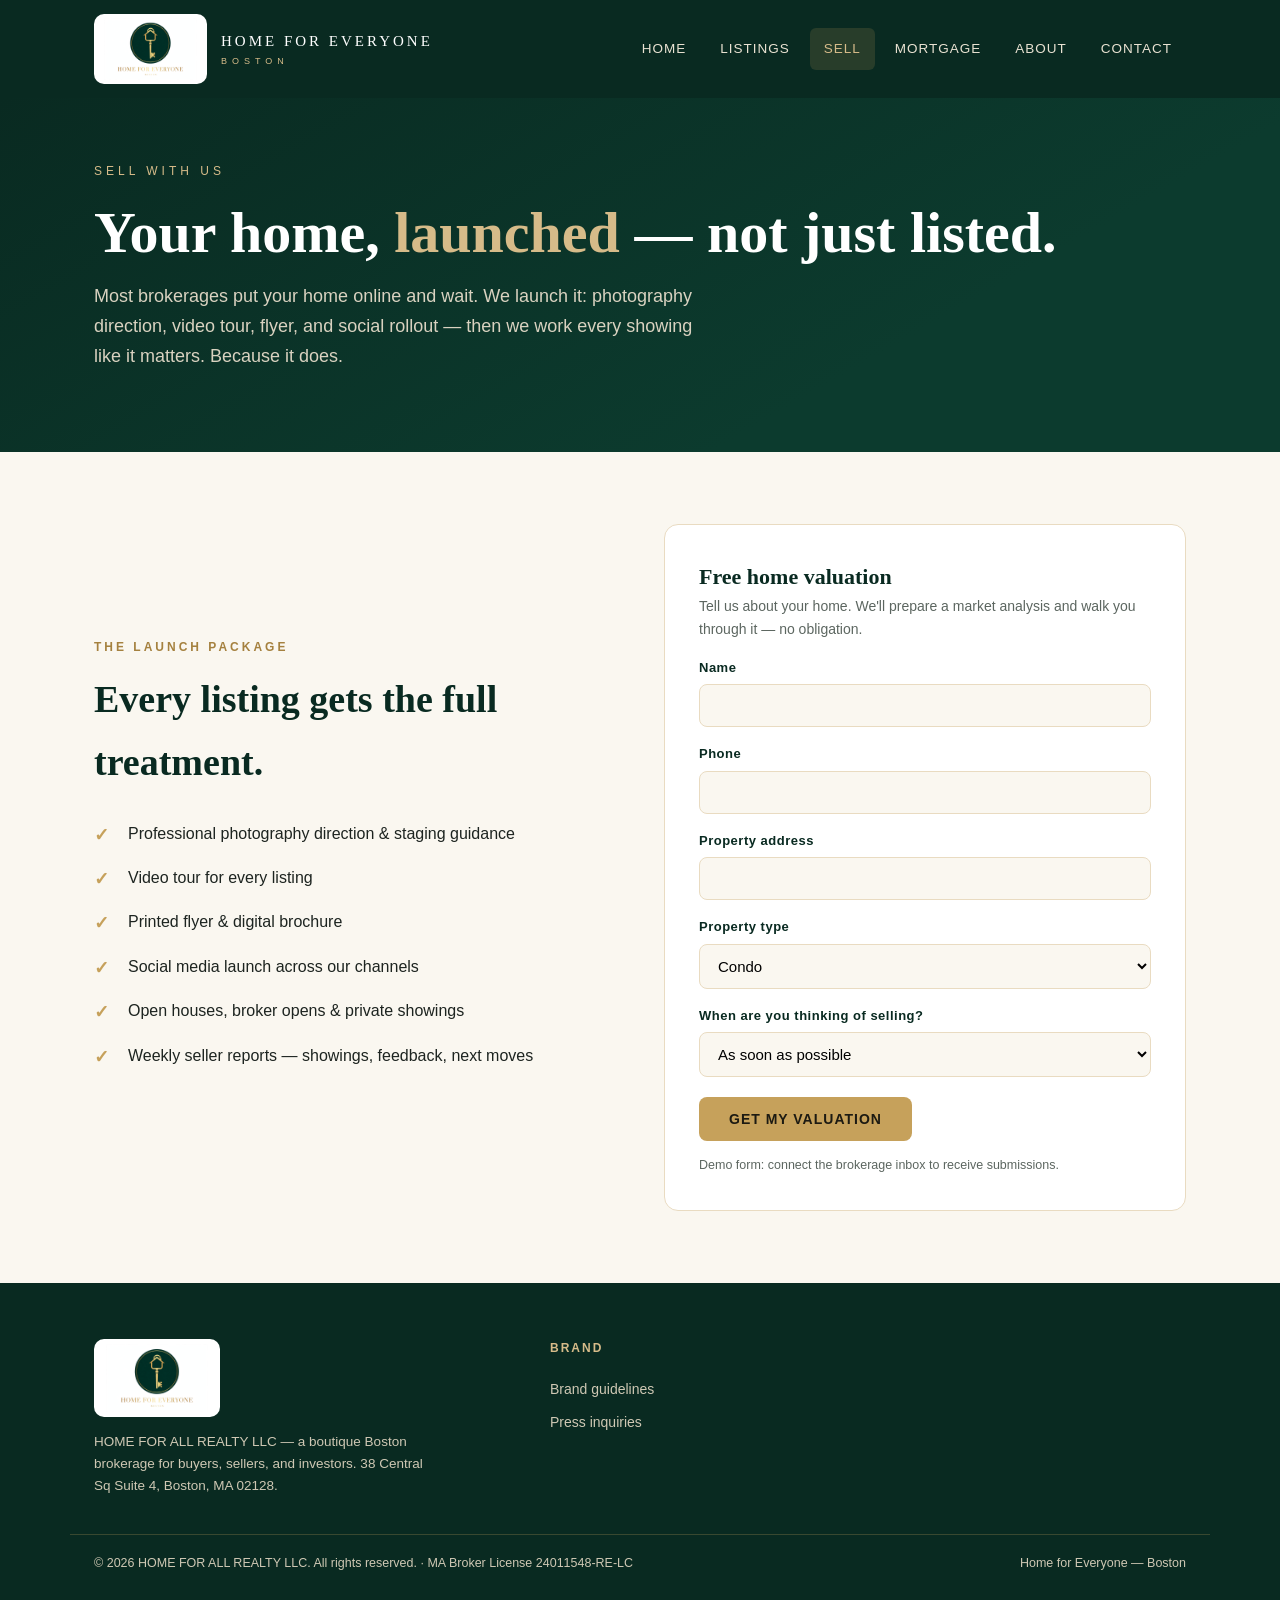
<file: sell.html>
<!DOCTYPE html>
<html lang="en">
<head>
<meta charset="UTF-8">
<meta name="viewport" content="width=device-width, initial-scale=1.0">
<title>Sell With Us | Home for Everyone — Boston</title>
<meta name="description" content="Sell your Boston home with Home for Everyone. Free home valuation and full marketing launch for every listing.">
<link rel="stylesheet" href="assets/style.css">
<link rel="icon" href="assets/logo.webp">
</head>
<body>
<header class="site-header">
  <div class="header-inner">
    <a class="brand" href="index.html"><img src="assets/logo.webp" alt="Home for Everyone — Boston"><span class="word">HOME FOR EVERYONE<small>BOSTON</small></span></a>
    <button class="menu-btn" onclick="document.querySelector('nav.main').classList.toggle('open')">☰ Menu</button>
    <nav class="main">
      <a href="index.html">Home</a>
      <a href="listings.html">Listings</a>
      <a href="sell.html" class="active">Sell</a>
      <a href="mortgage.html">Mortgage</a>
      <a href="about.html">About</a>
      <a href="contact.html">Contact</a>
    </nav>
  </div>
</header>

<section class="hero" style="padding:64px 0 52px">
  <div class="wrap">
    <div class="kicker">Sell with us</div>
    <h1>Your home, <em>launched</em> — not just listed.</h1>
    <p class="lede">Most brokerages put your home online and wait. We launch it: photography direction, video tour, flyer, and social rollout — then we work every showing like it matters. Because it does.</p>
  </div>
</section>

<section class="section">
  <div class="wrap split">
    <div>
      <div class="eyebrow">The launch package</div>
      <h2>Every listing gets the full treatment.</h2>
      <ul class="check">
        <li>Professional photography direction &amp; staging guidance</li>
        <li>Video tour for every listing</li>
        <li>Printed flyer &amp; digital brochure</li>
        <li>Social media launch across our channels</li>
        <li>Open houses, broker opens &amp; private showings</li>
        <li>Weekly seller reports — showings, feedback, next moves</li>
      </ul>
    </div>
    <div>
      <div class="form">
        <h3 style="font-family:var(--serif);color:var(--green-deep);font-size:22px">Free home valuation</h3>
        <p style="font-size:14px;color:var(--muted)">Tell us about your home. We'll prepare a market analysis and walk you through it — no obligation.</p>
        <form onsubmit="event.preventDefault();document.getElementById('ok').style.display='block';this.reset();">
          <label for="v-name">Name</label><input id="v-name" required>
          <label for="v-phone">Phone</label><input id="v-phone" required>
          <label for="v-addr">Property address</label><input id="v-addr" required>
          <label for="v-type">Property type</label>
          <select id="v-type"><option>Condo</option><option>Single-family</option><option>Multi-family</option><option>Townhouse</option></select>
          <label for="v-when">When are you thinking of selling?</label>
          <select id="v-when"><option>As soon as possible</option><option>1–3 months</option><option>3–6 months</option><option>Just curious</option></select>
          <div style="margin-top:20px"><button class="btn" type="submit">Get my valuation</button></div>
          <div class="form-ok" id="ok">Thank you — your request was received. We'll be in touch shortly with your valuation.</div>
          <p class="note">Demo form: connect the brokerage inbox to receive submissions.</p>
        </form>
      </div>
    </div>
  </div>
</section>

<footer>
  <div class="foot-grid">
    <div class="foot-brand">
      <img src="assets/logo.webp" alt="Home for Everyone — Boston">
      <p>HOME FOR ALL REALTY LLC — a boutique Boston brokerage for buyers, sellers, and investors. 38 Central Sq Suite 4, Boston, MA 02128.</p>
    </div>
    <div><h4>Brand</h4><a href="brand.html">Brand guidelines</a><a href="contact.html">Press inquiries</a></div>
  </div>
  <div class="foot-bottom"><span>© 2026 HOME FOR ALL REALTY LLC. All rights reserved. · MA Broker License 24011548-RE-LC</span><span>Home for Everyone — Boston</span></div>
</footer>
<script src="assets/admin-data.js"></script>
</body>
</html>
</file>
<file: assets/style.css>
/* Home for Everyone — Boston | Brand stylesheet */
:root{
  --green:#0c3b2e; --green-deep:#082a21; --gold:#c6a15b; --gold-soft:#e3c98f;
  --ivory:#faf7f0; --ink:#1d2420; --muted:#5c6660; --line:#e8e0d0;
  --serif:"Playfair Display",Didot,"Bodoni MT",Georgia,"Times New Roman",serif;
  --sans:"Inter",-apple-system,"Segoe UI",Roboto,Helvetica,Arial,sans-serif;
}
*{box-sizing:border-box;margin:0;padding:0}
body{font-family:var(--sans);color:var(--ink);background:var(--ivory);line-height:1.65;font-size:16px}
img{max-width:100%;display:block}
a{color:var(--green)}
.wrap{max-width:1140px;margin:0 auto;padding:0 24px}
/* Header */
.site-header{background:var(--green-deep);position:sticky;top:0;z-index:50}
.header-inner{display:flex;align-items:center;justify-content:space-between;padding:14px 24px;max-width:1140px;margin:0 auto}
.brand{display:flex;align-items:center;gap:14px;text-decoration:none}
.brand img{height:70px;width:auto;background:#fff;border-radius:10px;padding:4px 10px}
.brand .word{color:#fff;font-family:var(--serif);font-size:15px;letter-spacing:3px}
.brand .word small{display:block;font-family:var(--sans);font-size:9px;letter-spacing:5px;color:var(--gold-soft)}
nav.main{display:flex;gap:6px}
nav.main a{color:#e9e2d2;text-decoration:none;font-size:13.5px;letter-spacing:1px;padding:10px 14px;border-radius:6px;text-transform:uppercase}
nav.main a:hover,nav.main a.active{background:rgba(198,161,91,.16);color:var(--gold-soft)}
.menu-btn{display:none;background:none;border:1px solid var(--gold);color:var(--gold-soft);border-radius:6px;padding:8px 12px;font-size:15px}
/* Hero */
.hero{background:linear-gradient(150deg,var(--green-deep) 0%,var(--green) 70%);color:#fff;padding:84px 0 72px;position:relative;overflow:hidden}
.hero h1{font-family:var(--serif);font-size:clamp(34px,5vw,58px);line-height:1.15;margin:18px 0 16px;font-weight:600}
.hero h1 em{color:var(--gold-soft);font-style:normal}
.hero .kicker{color:var(--gold-soft);letter-spacing:4px;font-size:12px;text-transform:uppercase}
.hero p.lede{color:#d9d2c0;font-size:18px;max-width:620px;margin-bottom:28px}
.hero-badge{display:inline-flex;align-items:center;gap:18px;background:rgba(255,255,255,.06);border:1px solid rgba(198,161,91,.4);border-radius:14px;padding:14px 22px;margin-bottom:8px}
.hero-badge img{height:88px;background:#fff;border-radius:10px;padding:5px 12px}
.btn{display:inline-block;background:var(--gold);color:#1c1a12;text-decoration:none;font-weight:700;letter-spacing:1px;padding:14px 30px;border-radius:8px;font-size:14px;text-transform:uppercase;border:none;cursor:pointer}
.btn:hover{background:var(--gold-soft)}
.btn.ghost{background:transparent;color:var(--gold-soft);border:1px solid var(--gold)}
.btn.ghost:hover{background:rgba(198,161,91,.14)}
.cta-row{display:flex;gap:14px;flex-wrap:wrap}
/* Sections */
.section{padding:72px 0}
.section.alt{background:#fff}
.eyebrow{color:#a5813f;letter-spacing:3px;font-size:12px;text-transform:uppercase;margin-bottom:10px;font-weight:700}
h2{font-family:var(--serif);font-size:clamp(26px,3.4vw,38px);color:var(--green-deep);margin-bottom:14px;font-weight:600}
h2.light{color:#fff}
.section p.sub{color:var(--muted);max-width:680px;margin-bottom:8px}
.center{text-align:center}.center p.sub{margin:0 auto 8px}
/* Cards */
.cards{display:grid;grid-template-columns:repeat(auto-fit,minmax(250px,1fr));gap:22px;margin-top:34px}
.card{background:#fff;border:1px solid var(--line);border-radius:14px;padding:28px;box-shadow:0 2px 10px rgba(12,59,46,.05)}
.card .n{font-family:var(--serif);color:var(--gold);font-size:30px}
.card h3{font-family:var(--serif);color:var(--green-deep);margin:10px 0 8px;font-size:20px}
.card p{color:var(--muted);font-size:14.5px}
/* Listings */
.listing-grid{display:grid;grid-template-columns:repeat(auto-fit,minmax(300px,1fr));gap:24px;margin-top:34px}
.listing{background:#fff;border:1px solid var(--line);border-radius:14px;overflow:hidden}
.listing .ph{height:200px;background:linear-gradient(135deg,#dfe7e2,#c9d4cc);display:flex;align-items:center;justify-content:center;color:#7d8a83;font-size:13px;letter-spacing:2px}
.listing .body{padding:22px}
.listing .price{font-family:var(--serif);font-size:24px;color:var(--green-deep)}
.listing .addr{color:var(--muted);font-size:14px;margin:4px 0 10px}
.listing .facts{display:flex;gap:16px;font-size:13px;color:var(--muted);margin-bottom:12px}
.tag{display:inline-block;font-size:10.5px;letter-spacing:1.5px;text-transform:uppercase;background:#f0e9d8;color:#8a6d2f;border-radius:20px;padding:4px 12px;margin-bottom:10px;margin-right:6px}
.tag.green{background:var(--green);color:#fff}
/* Split */
.split{display:grid;grid-template-columns:1fr 1fr;gap:48px;align-items:center}
.split img.frame{border-radius:16px;box-shadow:0 12px 40px rgba(12,59,46,.18)}
ul.check{list-style:none;margin:18px 0}
ul.check li{padding:9px 0 9px 34px;position:relative;color:var(--ink)}
ul.check li::before{content:"✓";position:absolute;left:0;color:var(--gold);font-weight:800;font-size:18px}
/* Forms */
.form{background:#fff;border:1px solid var(--line);border-radius:14px;padding:34px;max-width:640px}
.form label{display:block;font-size:13px;font-weight:700;letter-spacing:.5px;margin:16px 0 6px;color:var(--green-deep)}
.form input,.form select,.form textarea{width:100%;border:1px solid var(--line);border-radius:8px;padding:12px 14px;font-size:15px;font-family:var(--sans);background:var(--ivory)}
.form textarea{min-height:120px;resize:vertical}
.form .note{font-size:12.5px;color:var(--muted);margin-top:14px}
.form-ok{display:none;background:#eef7f0;border:1px solid #bfe3c9;color:#1e6b34;border-radius:10px;padding:16px;margin-top:18px}
/* Brand page */
.swatch-grid{display:grid;grid-template-columns:repeat(auto-fit,minmax(180px,1fr));gap:18px;margin-top:26px}
.swatch{border:1px solid var(--line);border-radius:12px;overflow:hidden;background:#fff}
.swatch .c{height:110px}
.swatch .t{padding:14px;font-size:13px}
.swatch .t strong{display:block;font-size:14px}
.type-spec{background:#fff;border:1px solid var(--line);border-radius:12px;padding:26px;margin-top:18px}
.type-spec .demo-serif{font-family:var(--serif);font-size:30px;color:var(--green-deep)}
.type-spec .demo-sans{font-family:var(--sans);font-size:18px;color:var(--ink)}
.do-dont{display:grid;grid-template-columns:1fr 1fr;gap:22px;margin-top:26px}
.do-dont .dd{background:#fff;border:1px solid var(--line);border-radius:12px;padding:24px}
.do-dont h4{margin-bottom:10px}
/* Footer */
footer{background:var(--green-deep);color:#cfc8b4;padding:56px 0 28px;margin-top:0}
.foot-grid{display:grid;grid-template-columns:1.4fr 1fr 1fr;gap:36px;max-width:1140px;margin:0 auto;padding:0 24px}
.foot-grid h4{color:var(--gold-soft);letter-spacing:2px;font-size:12px;text-transform:uppercase;margin-bottom:14px}
.foot-grid a{color:#cfc8b4;text-decoration:none;display:block;padding:5px 0;font-size:14px}
.foot-grid a:hover{color:#fff}
.foot-brand img{height:78px;background:#fff;border-radius:10px;padding:5px 12px;margin-bottom:14px}
.foot-brand p{font-size:13.5px;max-width:340px}
.foot-bottom{max-width:1140px;margin:36px auto 0;padding:18px 24px 0;border-top:1px solid rgba(198,161,91,.25);font-size:12.5px;display:flex;justify-content:space-between;flex-wrap:wrap;gap:10px}
/* Banner strip */
.strip{background:var(--gold);color:#221c0e;padding:14px 0;text-align:center;font-size:14px;letter-spacing:.5px}
.strip strong{letter-spacing:2px}
/* Responsive */
@media(max-width:860px){
  .brand img{height:56px}
  .split{grid-template-columns:1fr}
  .do-dont{grid-template-columns:1fr}
  nav.main{display:none;position:absolute;top:100%;left:0;right:0;background:var(--green-deep);flex-direction:column;padding:10px 24px 18px}
  nav.main.open{display:flex}
  .menu-btn{display:block}
  .foot-grid{grid-template-columns:1fr}
  .section{padding:52px 0}
}
</file>
